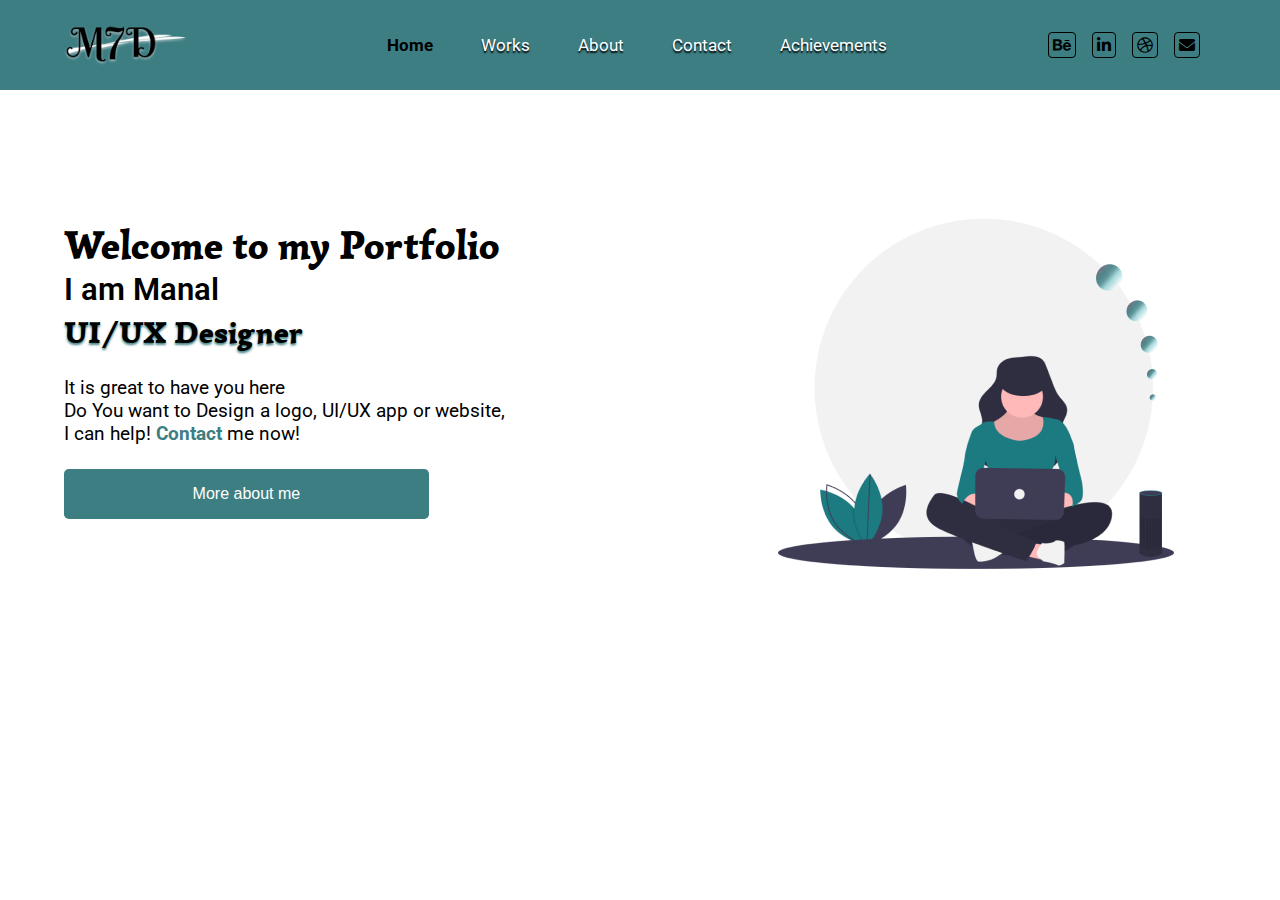
<file: index.html>
<!DOCTYPE html>
<html lang="en">
  <head>
    <meta charset="UTF-8" />
    <meta http-equiv="X-UA-Compatible" content="IE=edge" />
    <meta name="viewport" content="width=device-width, initial-scale=1.0" />
    <title>M7D-Home</title>
    <!-- FONT AWESOME -->
    <link
      rel="stylesheet"
      href="https://cdnjs.cloudflare.com/ajax/libs/font-awesome/6.0.0/css/all.min.css"
      integrity="sha512-9usAa10IRO0HhonpyAIVpjrylPvoDwiPUiKdWk5t3PyolY1cOd4DSE0Ga+ri4AuTroPR5aQvXU9xC6qOPnzFeg=="
      crossorigin="anonymous"
      referrerpolicy="no-referrer"
    />
    <!-- END OF FONT AWESOME -->

    <!-- MY STYLE -->
    <link rel="stylesheet" href="style.css" />
    <!-- END OF MY STYLE -->

    <!-- MY SCRIPT -->
    <script defer src="app.js"></script>
    <!-- END OF MY SCRIPT -->
  </head>
  <body>
    <div class="no-mobile">
      <p>please open the project from pc</p>
    </div>
    <!-- <i class="fa-solid fa-bars phone-menu"></i>
    <i class="fa-regular fa-circle-xmark phone-close"></i> -->
    <!-- HEADER -->
    <header>
      <!-- LOGO -->
      <div class="logo">
        <img src="images/logo.png" alt="" />
      </div>
      <!-- END OF LOGO -->

      <!-- NAVBAR -->
      <nav>
        <a href="#" class="nav-link active">Home</a>
        <a href="/works.html" class="nav-link">Works</a>
        <a href="/about.html" class="nav-link">About</a>
        <a href="/contact.html" class="nav-link">Contact</a>
        <a href="/achievements.html" class="nav-link">Achievements</a>
      </nav>
      <!-- END OF NAVBAR -->

      <!-- SOCIAL LINKS -->
      <div class="social-container">
        <a href="https://www.behance.net/UI-UX-D" target="_blank"
          ><i class="fa-brands fa-behance"></i
        ></a>
        <a
          target="_blank"
          href="https://www.linkedin.com/in/manal-omar-26491b232/"
          ><i class="fa-brands fa-linkedin-in"></i
        ></a>
        <a target="_blank" href="https://dribbble.com/Manal7D"
          ><i class="fa-brands fa-dribbble"></i
        ></a>
        <a
          href="https://mail.google.com/mail/u/0/?fs=1&tf=cm&to=manalomardesigner@gmail.com"
          target="_blank"
          ><i class="fa-solid fa-envelope"></i
        ></a>
      </div>
      <!-- END OF SOCIAL LINKS -->
    </header>
    <!-- END OF HEADER -->

    <!-- SECTION ONE -->
    <section class="section-one">
      <div class="left-side">
        <h1>Welcome to my Portfolio</h1>
        <div class="info">
          <h2>I am Manal</h2>
          <h3>UI/UX Designer</h3>
        </div>
        <div class="bio">
          <p>It is great to have you here</p>
          <p>Do You want to Design a logo, UI/UX app or website,</p>
          <p>
            I can help! <a href="/contact.html"><span>Contact</span></a> me now!
          </p>
        </div>

        <a href="/about.html">
          <button type="submit" class="more-about">More about me</button>
        </a>
      </div>
      <div class="right-side">
        <img src="images/header.png" alt="" />
      </div>
      <div class="bio left-side tablet-v">
        <p>It is great to have you here</p>
        <p>Do You want to Design a logo, UI/UX app or website,</p>
        <p>
          I can help! <a href="/contact.html"><span>Contact</span></a> me now!
        </p>
        <a href="/about.html">
          <button type="submit" class="more-about">More about me</button>
        </a>
      </div>
    </section>
    <!-- END OF SECTION ONE -->
  </body>
</html>
</file>
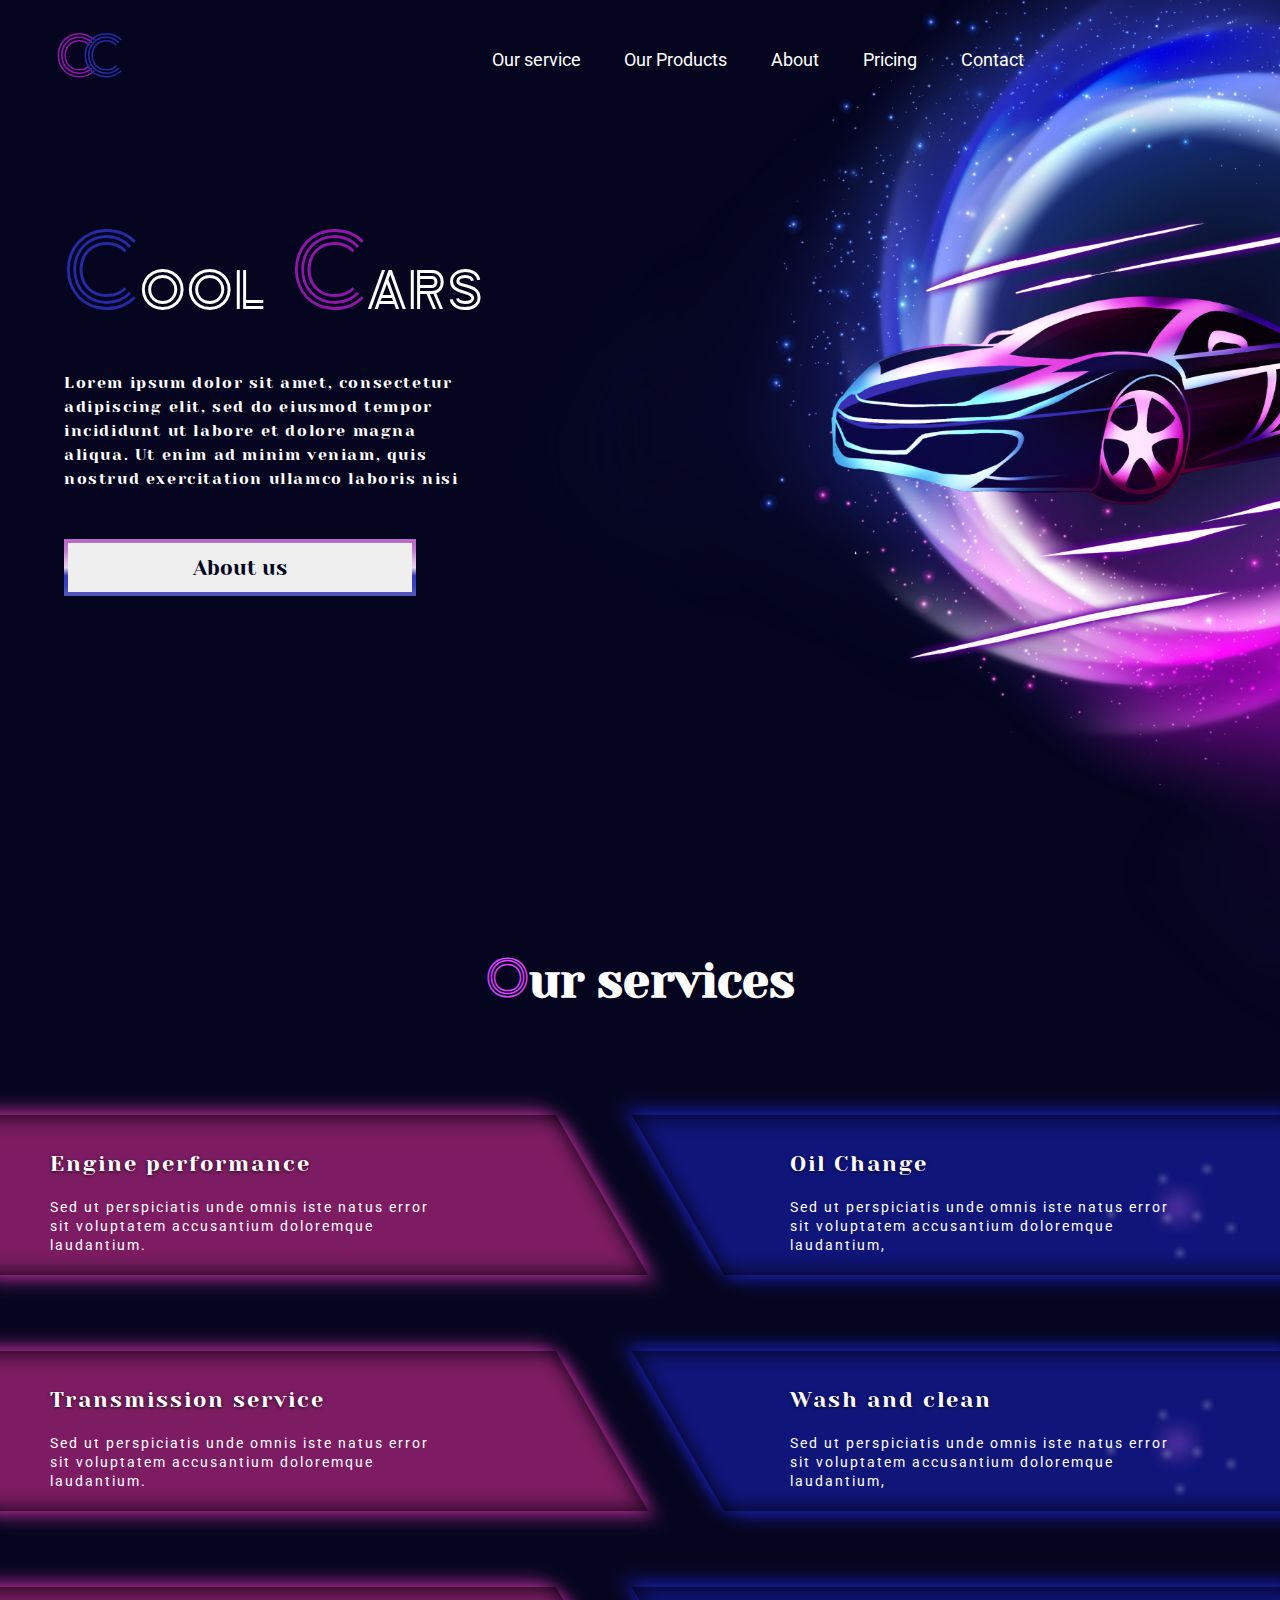
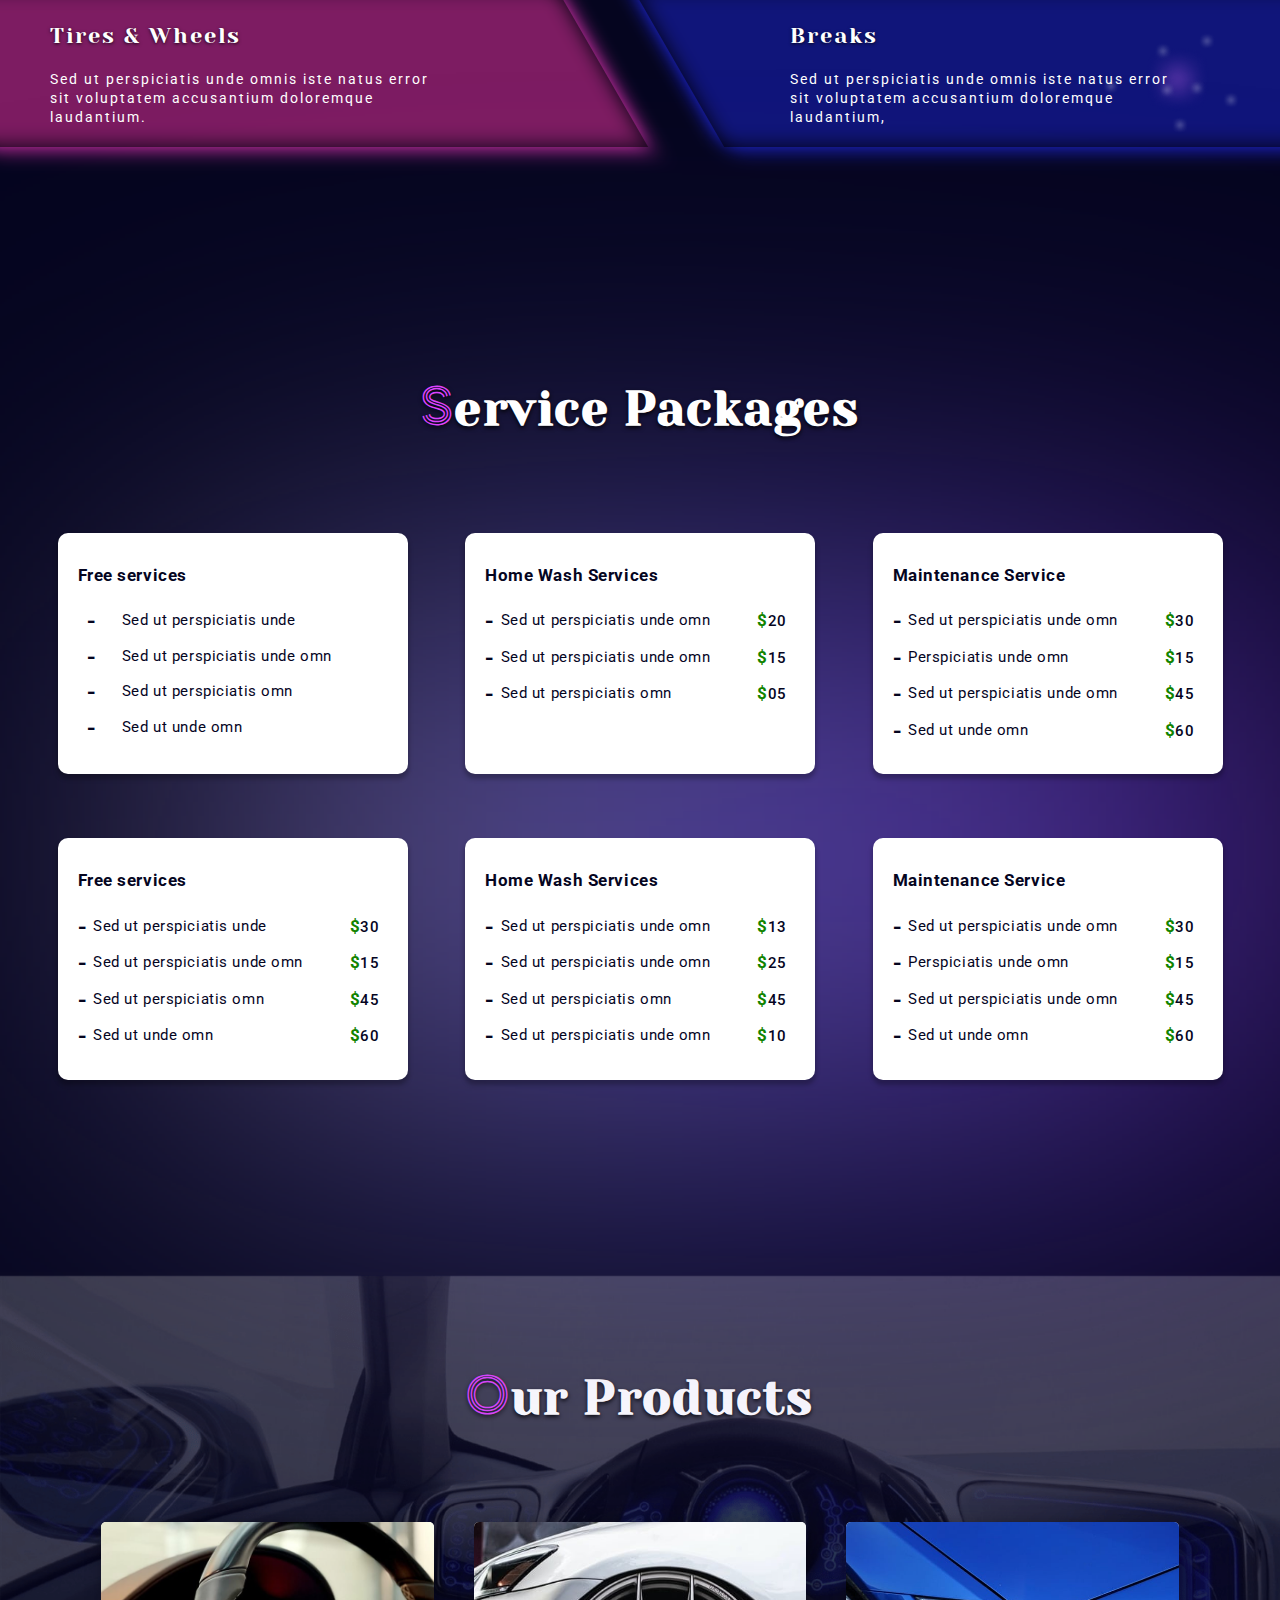
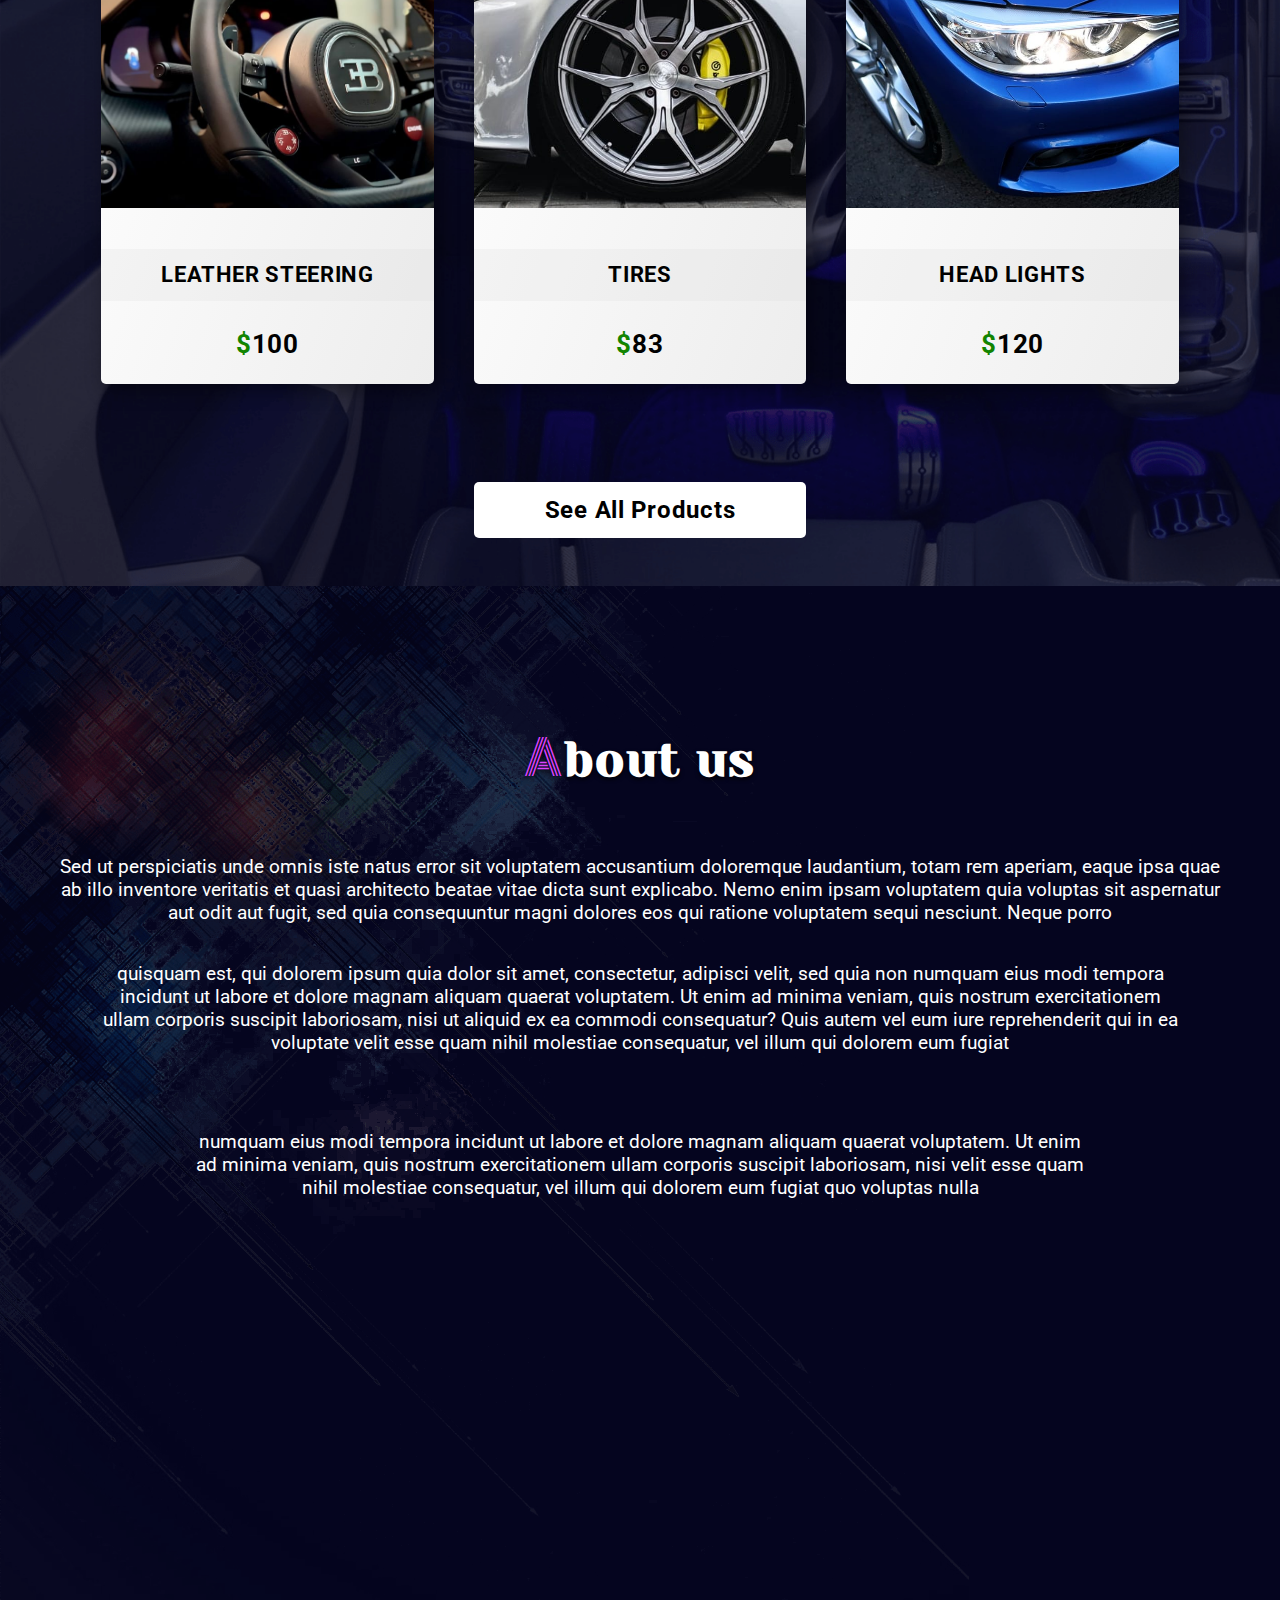
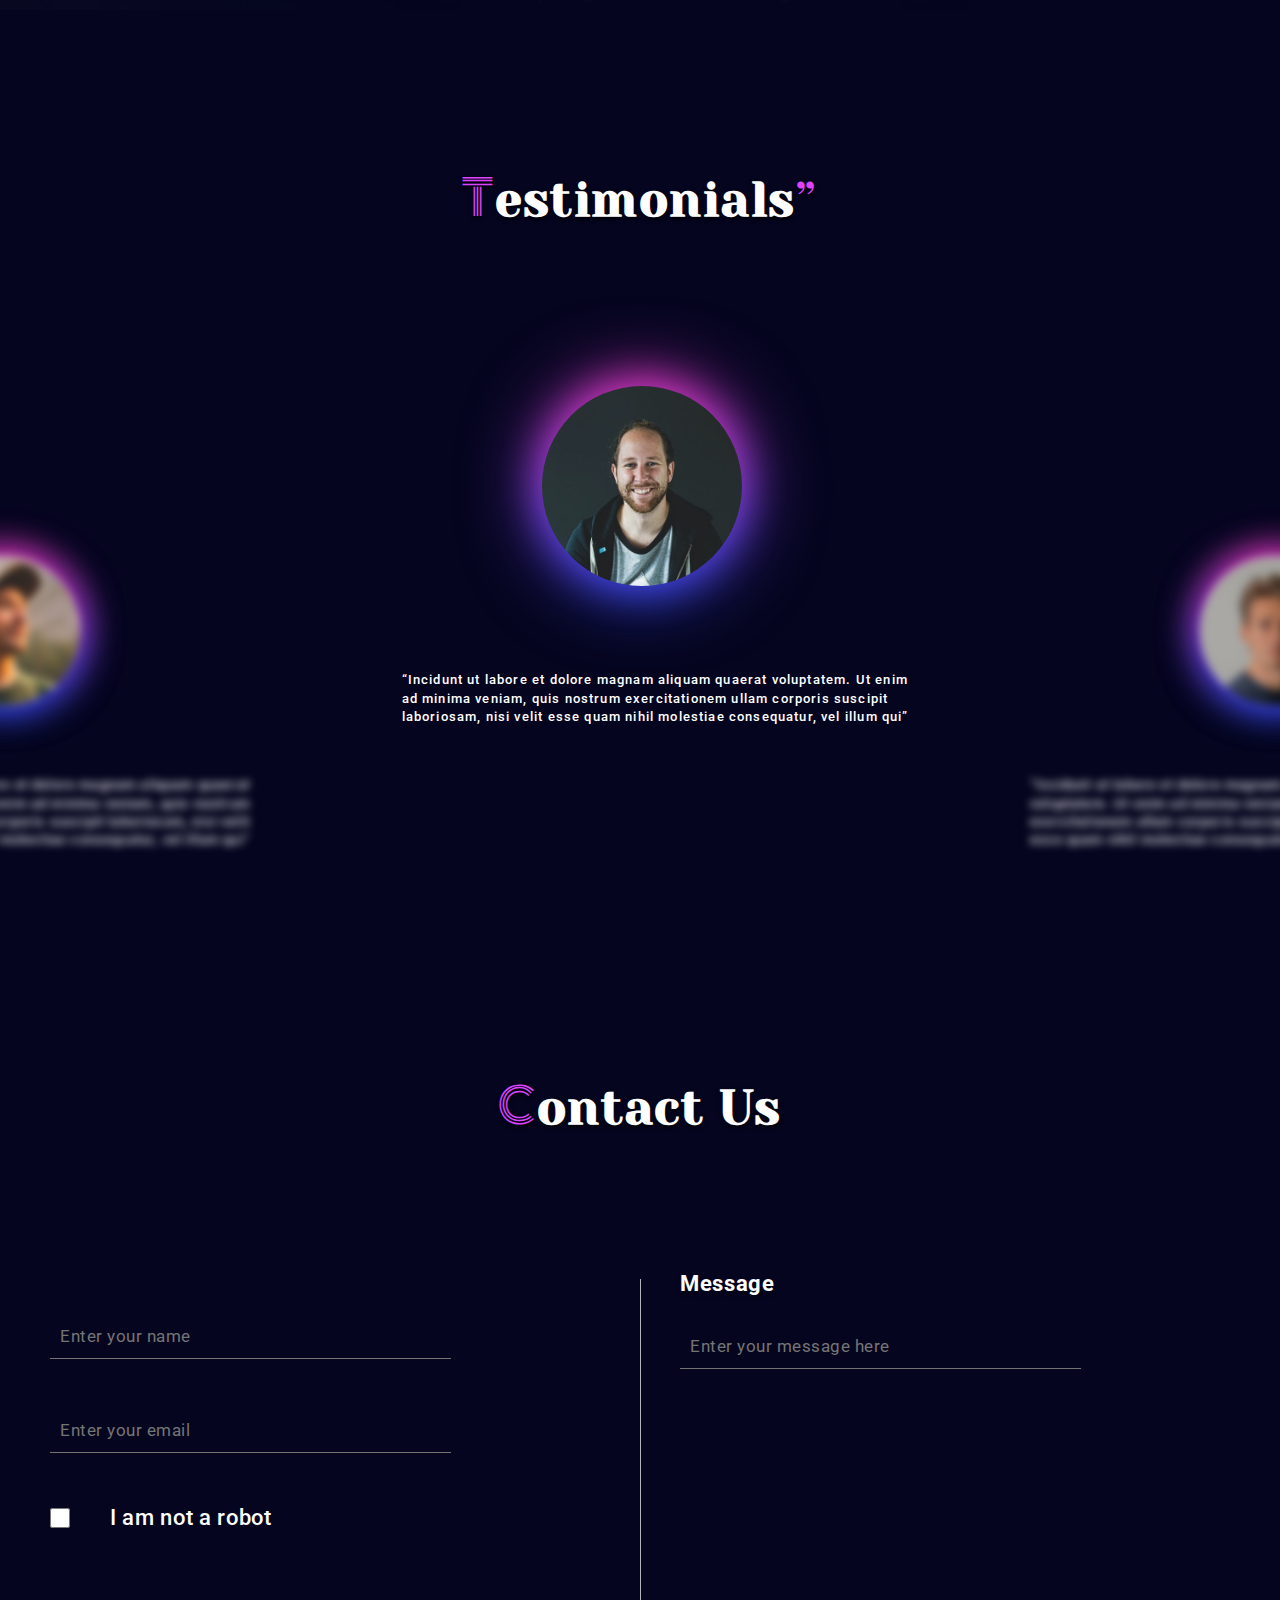
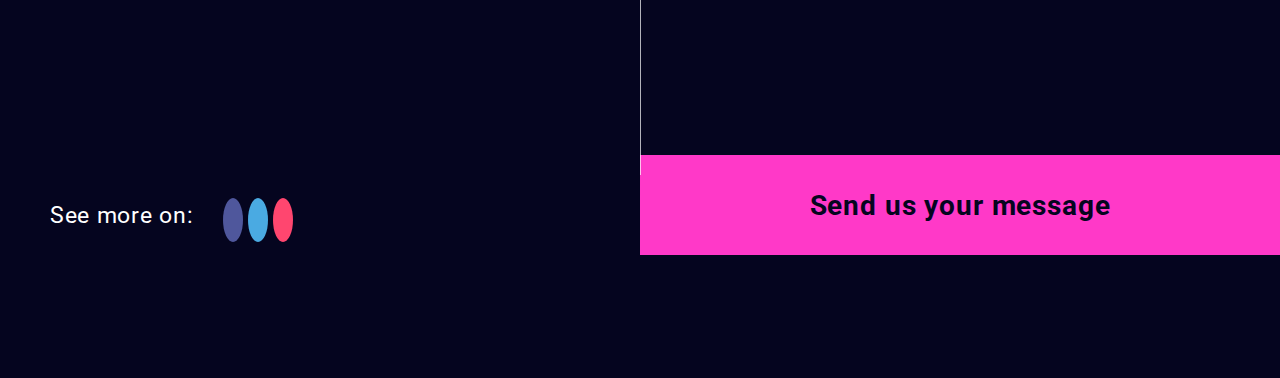
<file: cool-car/index.html>
<!DOCTYPE html>
<html lang="en">
  <head>
    <meta charset="UTF-8" />
    <meta http-equiv="X-UA-Compatible" content="IE=edge" />
    <meta name="viewport" content="width=device-width, initial-scale=1.0" />
    <title>Cool Cars</title>
    <!-- STYLE CSS -->
    <link rel="stylesheet" href="style.css" />

    <!-- WEB ICON -->
    <link rel="icon" type="image/x-icon" href="images/hatchback.png" />

    <!-- FONT AWESOME -->
    <link
      rel="stylesheet"
      href="https://cdnjs.cloudflare.com/ajax/libs/font-awesome/6.1.0/css/all.min.css"
      integrity="sha512-10/jx2EXwxxWqCLX/hHth/vu2KY3jCF70dCQB8TSgNjbCVAC/8vai53GfMDrO2Emgwccf2pJqxct9ehpzG+MTw=="
      crossorigin="anonymous"
      referrerpolicy="no-referrer"
    />
  </head>
  <body>
    <header>
      <div class="logo">
        <span class="logo-left-part">C</span>
        <span class="logo-right-part">C</span>
      </div>
      <nav>
        <a href="#">Our service</a>
        <a href="#">Our Products</a>
        <a href="#">About</a>
        <a href="#">Pricing</a>
        <a href="#">Contact</a>
      </nav>
    </header>

    <section class="section-one">
      <img class="bg-absolute-1" src="images/rotate.png" draggable="false" />
      <img
        class="bg-absolute-2"
        src="images/ColorsCar2.png"
        draggable="false"
      />
      <h1>Cool <span>C</span>ars</h1>
      <p class="bio-info">
        Lorem ipsum dolor sit amet, consectetur adipiscing elit, sed do eiusmod
        tempor incididunt ut labore et dolore magna aliqua. Ut enim ad minim
        veniam, quis nostrud exercitation ullamco laboris nisi
      </p>
      <button>About us</button>
    </section>

    <section class="section-two">
      <h2>Our services</h2>
      <div class="serv-container">
        <div class="right-serv">
          <div class="right-serv-bg-blur"></div>
          <div class="right-serv-bg-black"></div>
          <h3>Engine performance</h3>
          <p>
            Sed ut perspiciatis unde omnis iste natus error sit voluptatem
            accusantium doloremque laudantium.
          </p>
        </div>
        <div class="left-serv">
          <img class="circle-img" src="images/circls.png" draggable="false" />
          <div class="left-serv-bg-blur"></div>
          <div class="left-serv-bg-black"></div>
          <h3>Oil Change</h3>
          <p>
            Sed ut perspiciatis unde omnis iste natus error sit voluptatem
            accusantium doloremque laudantium,
          </p>
        </div>
      </div>

      <div class="serv-container">
        <div class="right-serv">
          <div class="right-serv-bg-blur"></div>
          <div class="right-serv-bg-black"></div>
          <h3>Transmission service</h3>
          <p>
            Sed ut perspiciatis unde omnis iste natus error sit voluptatem
            accusantium doloremque laudantium.
          </p>
        </div>
        <div class="left-serv">
          <img class="circle-img" src="images/circls.png" draggable="false" />
          <div class="left-serv-bg-blur"></div>
          <div class="left-serv-bg-black"></div>
          <h3>Wash and clean</h3>
          <p>
            Sed ut perspiciatis unde omnis iste natus error sit voluptatem
            accusantium doloremque laudantium,
          </p>
        </div>
      </div>

      <div class="serv-container">
        <div class="right-serv">
          <div class="right-serv-bg-blur"></div>
          <div class="right-serv-bg-black"></div>
          <h3>Tires & Wheels</h3>
          <p>
            Sed ut perspiciatis unde omnis iste natus error sit voluptatem
            accusantium doloremque laudantium.
          </p>
        </div>
        <div class="left-serv">
          <img class="circle-img" src="images/circls.png" draggable="false" />
          <div class="left-serv-bg-blur"></div>
          <div class="left-serv-bg-black"></div>
          <h3>Breaks</h3>
          <p>
            Sed ut perspiciatis unde omnis iste natus error sit voluptatem
            accusantium doloremque laudantium,
          </p>
        </div>
      </div>
    </section>

    <section class="section-three">
      <h2>Service Packages</h2>
      <div class="blur-bg-three"></div>
      <div class="package-row-container">
        <div class="package-column-container">
          <div class="package-container">
            <h4>Free services</h4>
            <p><span>- </span> <span>Sed ut perspiciatis unde</span></p>
            <p><span>- </span> <span>Sed ut perspiciatis unde omn</span></p>
            <p><span>- </span> <span>Sed ut perspiciatis omn</span></p>
            <p><span>- </span> <span>Sed ut unde omn</span></p>
          </div>

          <div class="package-container">
            <h4>Home Wash Services</h4>
            <p>
              <span>- </span>
              <span>Sed ut perspiciatis unde omn</span>
              <span><strong class="dollar">$</strong>20</span>
            </p>
            <p>
              <span>- </span>
              <span>Sed ut perspiciatis unde omn</span>
              <span> <strong class="dollar">$</strong>15</span>
            </p>
            <p>
              <span>- </span> <span>Sed ut perspiciatis omn</span>
              <span><strong class="dollar">$</strong>05</span>
            </p>
          </div>

          <div class="package-container">
            <h4>Maintenance Service</h4>
            <p>
              <span>- </span>
              <span>Sed ut perspiciatis unde omn</span>
              <span> <strong class="dollar">$</strong>30</span>
            </p>
            <p>
              <span>- </span> <span> Perspiciatis unde omn </span>
              <span> <strong class="dollar">$</strong>15</span>
            </p>
            <p>
              <span>- </span> <span> Sed ut perspiciatis unde omn</span>
              <span> <strong class="dollar">$</strong>45</span>
            </p>
            <p>
              <span>- </span> <span> Sed ut unde omn</span>
              <span> <strong class="dollar">$</strong>60</span>
            </p>
          </div>
        </div>
      </div>
      <div class="package-row-container">
        <div class="package-column-container">
          <div class="package-container">
            <h4>Free services</h4>
            <p>
              <span>- </span> <span> Sed ut perspiciatis unde</span>
              <span> <strong class="dollar">$</strong>30</span>
            </p>
            <p>
              <span>- </span> <span> Sed ut perspiciatis unde omn</span>
              <span> <strong class="dollar">$</strong>15</span>
            </p>
            <p>
              <span>- </span><span> Sed ut perspiciatis omn</span>
              <span> <strong class="dollar">$</strong>45</span>
            </p>
            <p>
              <span>- </span> <span> Sed ut unde omn</span>
              <span> <strong class="dollar">$</strong>60</span>
            </p>
          </div>

          <div class="package-container">
            <h4>Home Wash Services</h4>
            <p>
              <span>- </span> <span> Sed ut perspiciatis unde omn</span>
              <span> <strong class="dollar">$</strong>13</span>
            </p>
            <p>
              <span>- </span> <span> Sed ut perspiciatis unde omn</span>
              <span> <strong class="dollar">$</strong>25</span>
            </p>
            <p>
              <span>- </span> <span> Sed ut perspiciatis omn</span>
              <span> <strong class="dollar">$</strong>45</span>
            </p>
            <p>
              <span>- </span> <span> Sed ut perspiciatis unde omn</span>
              <span> <strong class="dollar">$</strong>10</span>
            </p>
          </div>

          <div class="package-container">
            <h4>Maintenance Service</h4>
            <p>
              <span>- </span> <span>Sed ut perspiciatis unde omn</span>
              <span> <strong class="dollar">$</strong>30</span>
            </p>
            <p>
              <span>- </span> <span>Perspiciatis unde omn</span>
              <span> <strong class="dollar">$</strong>15</span>
            </p>
            <p>
              <span>- </span> <span>Sed ut perspiciatis unde omn</span>
              <span> <strong class="dollar">$</strong>45</span>
            </p>
            <p>
              <span>- </span> <span>Sed ut unde omn</span>
              <span> <strong class="dollar">$</strong>60</span>
            </p>
          </div>
        </div>
      </div>
    </section>
    <section class="section-four">
      <h2>Our Products</h2>
      <div class="cards">
        <div class="car-card-container">
          <div class="bg-card-black">
            <p class="car-card-detail">
              Lorem ipsum dolor sit amet, consectetur adipisicing elit.
              Voluptatem incidunt explicabo molestiae. Ut laborum quidem
              corrupti modi numquam accusantium laudantium.
            </p>
          </div>
          <img src="images/c1.jpg" alt="Car Image" />
          <h4>Leather Steering</h4>
          <p class="product-price">$100</p>
        </div>
        <div class="car-card-container">
          <div class="bg-card-black">
            <p class="car-card-detail">
              Lorem ipsum dolor sit amet, consectetur adipisicing elit.
              Voluptatem incidunt explicabo molestiae. Ut laborum quidem
              corrupti modi numquam accusantium laudantium.
            </p>
          </div>
          <img src="images/c2.jpg" alt="Car Image" />
          <h4>Tires</h4>
          <p class="product-price">$83</p>
        </div>
        <div class="car-card-container">
          <div class="bg-card-black">
            <p class="car-card-detail">
              Lorem ipsum dolor sit amet, consectetur adipisicing elit.
              Voluptatem incidunt explicabo molestiae. Ut laborum quidem
              corrupti modi numquam accusantium laudantium.
            </p>
          </div>
          <img src="images/c3.jpg" alt="Car Image" />
          <h4>Head lights</h4>
          <p class="product-price">$120</p>
        </div>
      </div>
      <button class="all-products">See All Products</button>
    </section>

    <section class="section-five">
      <img class="bg-img-five" src="images/pngegg.png" draggable="false" />
      <h2>About us</h2>
      <p>
        Sed ut perspiciatis unde omnis iste natus error sit voluptatem
        accusantium doloremque laudantium, totam rem aperiam, eaque ipsa quae ab
        illo inventore veritatis et quasi architecto beatae vitae dicta sunt
        explicabo. Nemo enim ipsam voluptatem quia voluptas sit aspernatur aut
        odit aut fugit, sed quia consequuntur magni dolores eos qui ratione
        voluptatem sequi nesciunt. Neque porro
      </p>
      <p>
        quisquam est, qui dolorem ipsum quia dolor sit amet, consectetur,
        adipisci velit, sed quia non numquam eius modi tempora incidunt ut
        labore et dolore magnam aliquam quaerat voluptatem. Ut enim ad minima
        veniam, quis nostrum exercitationem ullam corporis suscipit laboriosam,
        nisi ut aliquid ex ea commodi consequatur? Quis autem vel eum iure
        reprehenderit qui in ea voluptate velit esse quam nihil molestiae
        consequatur, vel illum qui dolorem eum fugiat
      </p>
      <p>
        numquam eius modi tempora incidunt ut labore et dolore magnam aliquam
        quaerat voluptatem. Ut enim ad minima veniam, quis nostrum
        exercitationem ullam corporis suscipit laboriosam, nisi velit esse quam
        nihil molestiae consequatur, vel illum qui dolorem eum fugiat quo
        voluptas nulla
      </p>
    </section>
    <iframe
      src="https://www.google.com/maps/embed?pb=!1m18!1m12!1m3!1d346754.904013314!2d-122.15017753281249!3d47.23570210000002!2m3!1f0!2f0!3f0!3m2!1i1024!2i768!4f13.1!3m3!1m2!1s0x5490557c4c901f59%3A0xf7938232555b2d91!2sLeMay%20-%20America%E2%80%99s%20Car%20Museum!5e0!3m2!1sar!2seg!4v1647758899909!5m2!1sar!2seg"
      width="1903"
      height="326"
      style="border: 0"
      allowfullscreen=""
      loading="lazy"
    ></iframe>

    <section class="section-six">
      <h2>Testimonials<span class="coma">”</span></h2>
      <div class="image-container">
        <div class="user-one-container">
          <div class="circle1"></div>
          <div class="circle2"></div>
          <img
            class="user1"
            src="images/p1.jpg"
            alt="User Image"
            draggable="false"
          />
          <p>
            “Incidunt ut labore et dolore magnam aliquam quaerat voluptatem. Ut
            enim ad minima veniam, quis nostrum exercitationem ullam corporis
            suscipit laboriosam, nisi velit esse quam nihil molestiae
            consequatur, vel illum qui”
          </p>
        </div>
        <div class="user-two-container">
          <div class="circle1"></div>
          <div class="circle2"></div>
          <img
            class="user2"
            src="images/p2.jpg"
            alt="User Image"
            draggable="false"
          />
          <p>
            “Incidunt ut labore et dolore magnam aliquam quaerat voluptatem. Ut
            enim ad minima veniam, quis nostrum exercitationem ullam corporis
            suscipit laboriosam, nisi velit esse quam nihil molestiae
            consequatur, vel illum qui”
          </p>
        </div>

        <div class="user-three-container">
          <div class="circle1"></div>
          <div class="circle2"></div>
          <img
            class="user3"
            src="images/p3.jpg"
            alt="User Image"
            draggable="false"
          />
          <p>
            “Incidunt ut labore et dolore magnam aliquam quaerat voluptatem. Ut
            enim ad minima veniam, quis nostrum exercitationem ullam corporis
            suscipit laboriosam, nisi velit esse quam nihil molestiae
            consequatur, vel illum qui”
          </p>
        </div>
      </div>
    </section>

    <section class="section-seven">
      <h2>Contact Us</h2>
      <div class="contact-container">
        <div class="contact-info">
          <form>
            <input type="text" placeholder="Enter your name" />
            <input type="email" placeholder="Enter your email" />
            <div class="checkbox">
              <input id="check" type="checkbox" />
              <label for="check">I am not a robot</label>
            </div>
          </form>
          <div class="social-container">
            <p>See more on:</p>
            <div class="social">
              <i class="fa-brands fa-facebook-f icons facebook"></i>
              <i class="fa-brands fa-twitter icons icon-2 twitter"></i>
              <i class="fa-brands fa-instagram icons instagram"></i>
            </div>
          </div>
        </div>
        <div class="contact-message">
          <div class="message-info">
            <p>Message</p>
            <input type="text" placeholder="Enter your message here" />
          </div>
          <button>Send us your message</button>
        </div>
      </div>
    </section>
  </body>
</html>
</file>
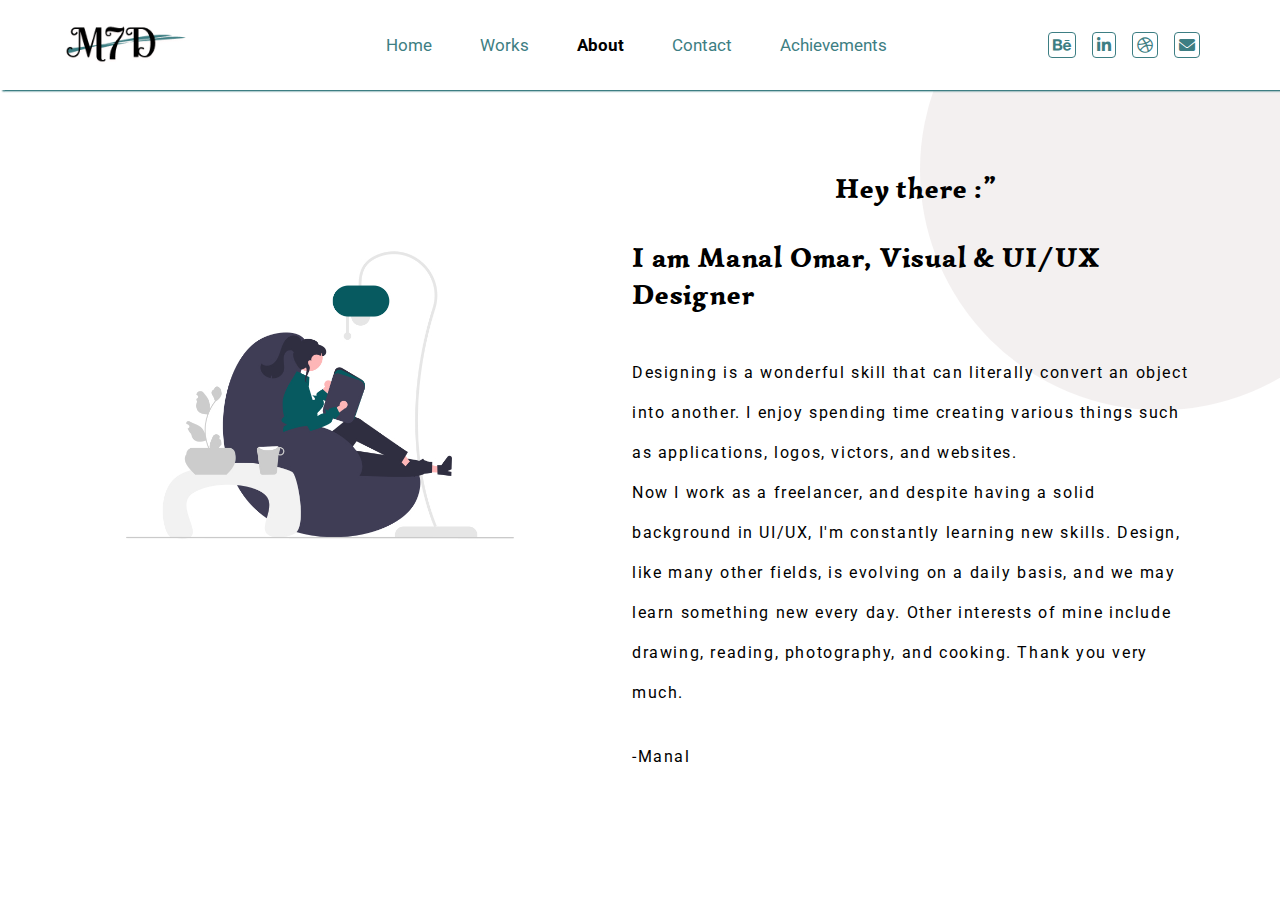
<file: about.html>
<!DOCTYPE html>
<html lang="en">
  <head>
    <meta charset="UTF-8" />
    <meta http-equiv="X-UA-Compatible" content="IE=edge" />
    <meta name="viewport" content="width=device-width, initial-scale=1.0" />
    <title>M7D-About</title>
    <!-- FONT AWESOME -->
    <link
      rel="stylesheet"
      href="https://cdnjs.cloudflare.com/ajax/libs/font-awesome/6.0.0/css/all.min.css"
      integrity="sha512-9usAa10IRO0HhonpyAIVpjrylPvoDwiPUiKdWk5t3PyolY1cOd4DSE0Ga+ri4AuTroPR5aQvXU9xC6qOPnzFeg=="
      crossorigin="anonymous"
      referrerpolicy="no-referrer"
    />
    <!-- END OF FONT AWESOME -->

    <!-- MAIN STYLE -->
    <link rel="stylesheet" href="style.css" />
    <!-- END OF MAIN STYLE -->

    <!-- HEADER STYLE -->
    <link rel="stylesheet" href="header.css" />
    <!-- END OF HEADER STYLE -->

    <!-- ABOUT STYLE -->
    <link rel="stylesheet" href="about.css" />
    <!-- END OF ABOUT STYLE -->

    <!-- MY SCRIPT -->
    <script defer src="app.js"></script>
    <!-- END OF MY SCRIPT -->
  </head>
  <body>
    <div class="no-mobile">
      <p>please open the project from pc</p>
    </div>
    <!-- HEADER -->
    <header>
      <!-- LOGO -->
      <div class="logo">
        <img src="images/logo-dark.png" alt="LOGO" />
      </div>
      <!-- END OF LOGO -->

      <!-- NAVBAR -->
      <nav>
        <a href="/index.html" class="nav-link">Home</a>
        <a href="/works.html" class="nav-link">Works</a>
        <a href="#" class="nav-link active">About</a>
        <a href="/contact.html" class="nav-link">Contact</a>
        <a href="/achievements.html" class="nav-link">Achievements</a>
      </nav>
      <!-- END OF NAVBAR -->

      <!-- SOCIAL LINKS -->
      <div class="social-container">
        <a href="https://www.behance.net/UI-UX-D" target="_blank"
          ><i class="fa-brands fa-behance"></i
        ></a>
        <a
          target="_blank"
          href="https://www.linkedin.com/in/manal-omar-26491b232/"
          ><i class="fa-brands fa-linkedin-in"></i
        ></a>
        <a target="_blank" href="https://dribbble.com/Manal7D"
          ><i class="fa-brands fa-dribbble"></i
        ></a>
        <a
          href="https://mail.google.com/mail/u/0/?fs=1&tf=cm&to=manalomardesigner@gmail.com"
          target="_blank"
          ><i class="fa-solid fa-envelope"></i
        ></a>
      </div>
      <!-- END OF SOCIAL LINKS -->
    </header>
    <!-- END OF HEADER -->

    <!-- SECTION THREE -->
    <section class="section-three">
      <div class="left-side">
        <img src="images/reading.jpg" alt="Reading Book Photo" />
      </div>
      <div class="right-side">
        <div class="circle"></div>
        <h1>Hey there :”</h1>
        <h2>I am Manal Omar, Visual & UI/UX Designer</h2>
        <p>
          Designing is a wonderful skill that can literally convert an object
          into another. I enjoy spending time creating various things such as
          applications, logos, victors, and websites.
        </p>
        <p>
          Now I work as a freelancer, and despite having a solid background in
          UI/UX, I'm constantly learning new skills. Design, like many other
          fields, is evolving on a daily basis, and we may learn something new
          every day. Other interests of mine include drawing, reading,
          photography, and cooking. Thank you very much.
        </p>
        <p>-Manal</p>
      </div>
    </section>
    <!-- END OF SECTION THREE -->
  </body>
</html>
</file>
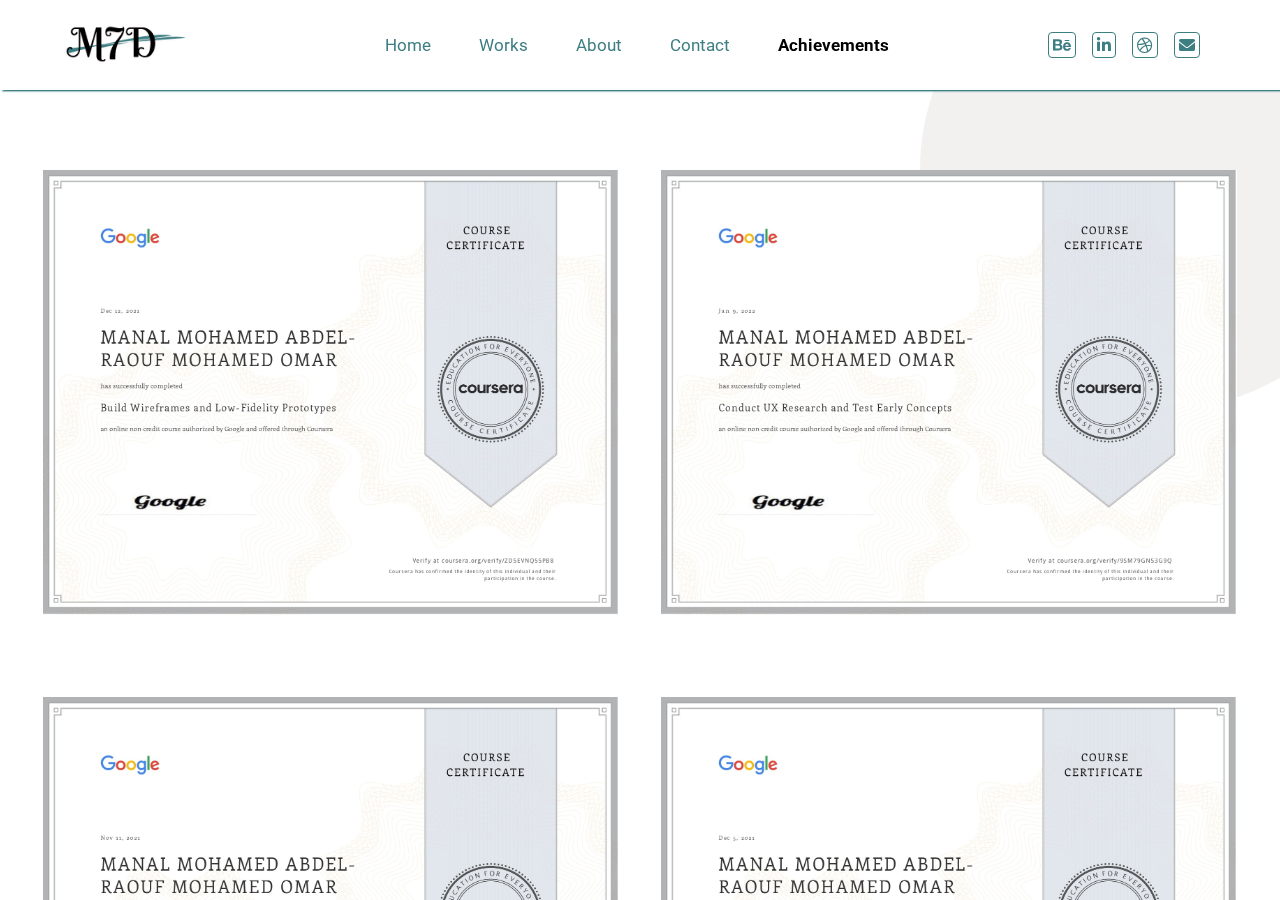
<file: achievements.html>
<!DOCTYPE html>
<html lang="en">
  <head>
    <meta charset="UTF-8" />
    <meta http-equiv="X-UA-Compatible" content="IE=edge" />
    <meta name="viewport" content="width=device-width, initial-scale=1.0" />
    <title>M7D-Achievements</title>
    <!-- FONT AWESOME -->
    <link
      rel="stylesheet"
      href="https://cdnjs.cloudflare.com/ajax/libs/font-awesome/6.0.0/css/all.min.css"
      integrity="sha512-9usAa10IRO0HhonpyAIVpjrylPvoDwiPUiKdWk5t3PyolY1cOd4DSE0Ga+ri4AuTroPR5aQvXU9xC6qOPnzFeg=="
      crossorigin="anonymous"
      referrerpolicy="no-referrer"
    />
    <!-- END OF FONT AWESOME -->

    <!-- MAIN STYLE -->
    <link rel="stylesheet" href="style.css" />
    <!-- END OF MAIN STYLE -->

    <!-- ACHIEVEMENTS STYLE -->
    <link rel="stylesheet" href="achievements.css" />
    <!-- END OF ACHIEVEMENTS STYLE -->

    <!-- HEADER STYLE -->
    <link rel="stylesheet" href="header.css" />
    <!-- END OF HEADER STYLE -->

    <!-- MY SCRIPT -->
    <script defer src="app.js"></script>
    <!-- END OF MY SCRIPT -->
  </head>
  <body>
    <div class="no-mobile">
      <p>please open the project from pc</p>
    </div>
    <!-- HEADER -->
    <header>
      <!-- LOGO -->
      <div class="logo">
        <img src="images/logo-dark.png" alt="LOGO" />
      </div>
      <!-- END OF LOGO -->

      <!-- NAVBAR -->
      <nav>
        <a href="/index.html" class="nav-link">Home</a>
        <a href="/works.html" class="nav-link">Works</a>
        <a href="/about.html" class="nav-link">About</a>
        <a href="/contact.html" class="nav-link">Contact</a>
        <a href="#" class="nav-link active">Achievements</a>
      </nav>
      <!-- END OF NAVBAR -->

      <!-- SOCIAL LINKS -->
      <div class="social-container">
        <a href="https://www.behance.net/UI-UX-D" target="_blank"
          ><i class="fa-brands fa-behance"></i
        ></a>
        <a
          target="_blank"
          href="https://www.linkedin.com/in/manal-omar-26491b232/"
          ><i class="fa-brands fa-linkedin-in"></i
        ></a>
        <a target="_blank" href="https://dribbble.com/Manal7D"
          ><i class="fa-brands fa-dribbble"></i
        ></a>
        <a
          href="https://mail.google.com/mail/u/0/?fs=1&tf=cm&to=manalomardesigner@gmail.com"
          target="_blank"
          ><i class="fa-solid fa-envelope"></i
        ></a>
      </div>
      <!-- END OF SOCIAL LINKS -->
    </header>
    <!-- END OF HEADER -->

    <!-- SECTION FOUR -->
    <section class="section-four">
      <div class="circle"></div>
      <div class="image-container">
        <h2 class="c-name">Build wireframes and low-fidelity prototypes</h2>
        <img src="images/c1.jpg" alt="Certification image" />
      </div>
      <div class="image-container">
        <h2 class="c-name">Conduct UX research and test early concepts</h2>
        <img src="images/c2.jpg" alt="Certification image" />
      </div>
      <div class="image-container">
        <h2 class="c-name">Foundation of user experience (UX) design</h2>
        <img src="images/c3.jpg" alt="Certification image" />
      </div>
      <div class="image-container">
        <h2 class="c-name">
          Start the UX design process: Empathize, Define, and Ideate
        </h2>
        <img src="images/c4.jpg" alt="Certification image" />
      </div>
    </section>
    <!-- END OF SECTION FOUR -->
  </body>
</html>
</file>
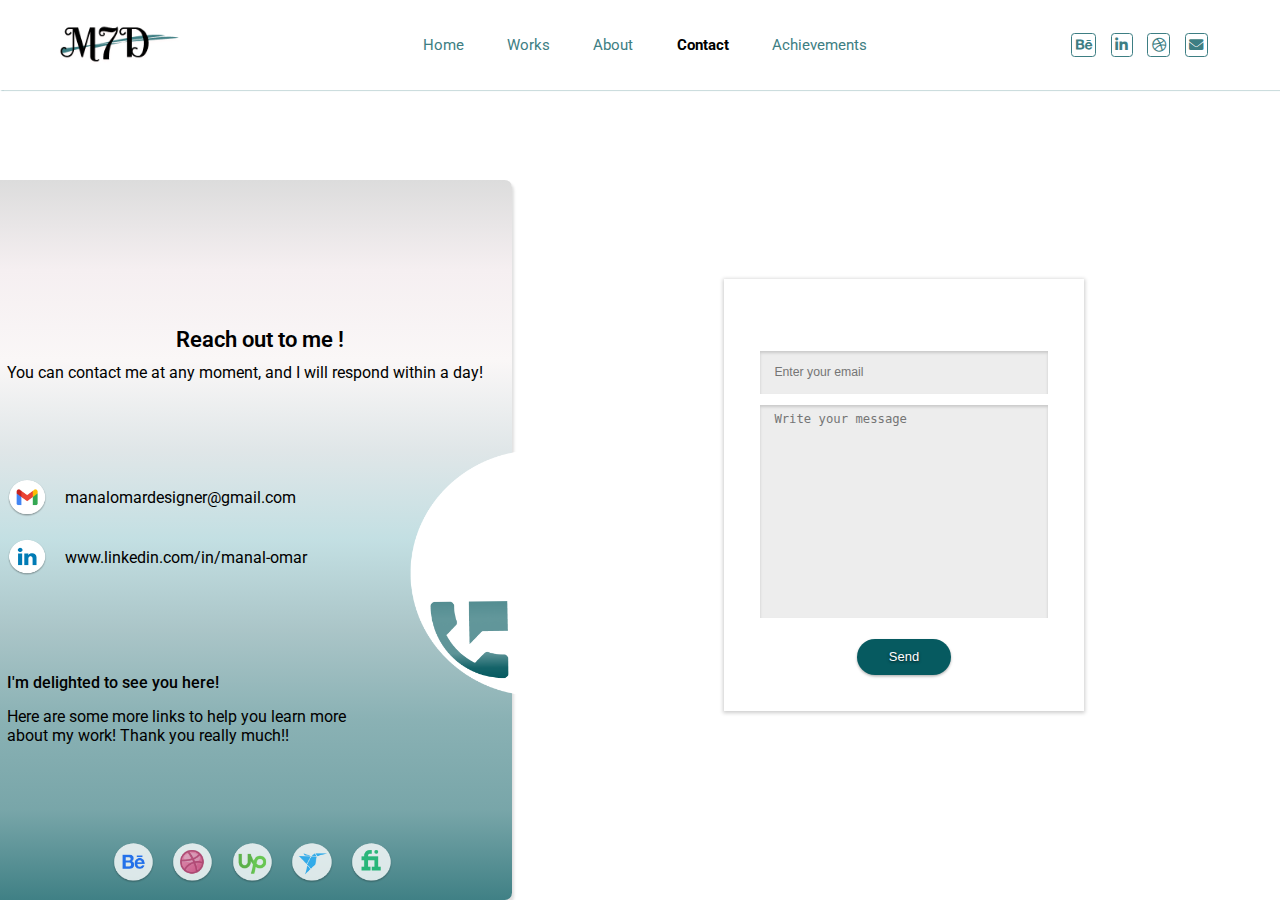
<file: contact.html>
<!DOCTYPE html>
<html lang="en">
  <head>
    <meta charset="UTF-8" />
    <meta http-equiv="X-UA-Compatible" content="IE=edge" />
    <meta name="viewport" content="width=device-width, initial-scale=1.0" />
    <title>M7D-Contact</title>
    <!-- FONT AWESOME -->
    <link
      rel="stylesheet"
      href="https://cdnjs.cloudflare.com/ajax/libs/font-awesome/6.0.0/css/all.min.css"
      integrity="sha512-9usAa10IRO0HhonpyAIVpjrylPvoDwiPUiKdWk5t3PyolY1cOd4DSE0Ga+ri4AuTroPR5aQvXU9xC6qOPnzFeg=="
      crossorigin="anonymous"
      referrerpolicy="no-referrer"
    />
    <!-- END OF FONT AWESOME -->

    <!-- MAIN STYLE -->
    <link rel="stylesheet" href="style.css" />
    <!-- END OF MAIN STYLE -->

    <!-- HEADER STYLE -->
    <link rel="stylesheet" href="header.css" />
    <!-- END OF HEADER STYLE -->

    <!-- ABOUT STYLE -->
    <link rel="stylesheet" href="contact.css" />
    <!-- END OF ABOUT STYLE -->

    <!-- MY SCRIPT -->
    <script defer src="app.js"></script>
    <!-- END OF MY SCRIPT -->
  </head>
  <body>
    <div class="no-mobile">
      <p>please open the project from pc</p>
    </div>
    <!-- HEADER -->
    <header>
      <!-- LOGO -->
      <div class="logo">
        <img src="images/logo-dark.png" alt="LOGO" />
      </div>
      <!-- END OF LOGO -->

      <!-- NAVBAR -->
      <nav>
        <a href="/index.html" class="nav-link">Home</a>
        <a href="/works.html" class="nav-link">Works</a>
        <a href="/about.html" class="nav-link">About</a>
        <a href="/contact.html" class="nav-link active">Contact</a>
        <a href="/achievements.html" class="nav-link">Achievements</a>
      </nav>
      <!-- END OF NAVBAR -->

      <!-- SOCIAL LINKS -->
      <div class="social-container">
        <a href="https://www.behance.net/UI-UX-D" target="_blank"
          ><i class="fa-brands fa-behance"></i
        ></a>
        <a
          target="_blank"
          href="https://www.linkedin.com/in/manal-omar-26491b232/"
          ><i class="fa-brands fa-linkedin-in"></i
        ></a>
        <a target="_blank" href="https://dribbble.com/Manal7D"
          ><i class="fa-brands fa-dribbble"></i
        ></a>
        <a
          href="https://mail.google.com/mail/u/0/?fs=1&tf=cm&to=manalomardesigner@gmail.com"
          target="_blank"
          ><i class="fa-solid fa-envelope"></i
        ></a>
      </div>
      <!-- END OF SOCIAL LINKS -->
    </header>
    <!-- END OF HEADER -->

    <!-- SECTION THREE -->
    <section class="contact">
      <div class="left-side">
        <div class="shape">
          <div class="circle-contact">
            <img src="/images/phooone.png" draggable="false" />
          </div>
        </div>

        <div>
          <h2 class="head-wrapper">Reach out to me !</h2>
          <p class="p-contact">
            You can contact me at any moment, and I will respond within a day!
          </p>
        </div>
        <div>
          <div class="gmail-contact contact-wrapper">
            <img class="gmail-contact-img" src="images/ss7.png" />
            <a
              href="https://mail.google.com/mail/?view=cm&fs=1&tf=1&to=manalomardesigner@gmail.com"
              target="_blank"
              ><p>manalomardesigner@gmail.com</p></a
            >
          </div>
          <div class="linked-contact contact-wrapper">
            <img src="images/ss6.png" class="linked-contact-img" />
            <a
              target="_blank"
              href="https://www.linkedin.com/in/manal-omar-26491b232/"
              ><p>www.linkedin.com/in/manal-omar</p></a
            >
          </div>
        </div>
        <div class="footer-contact">
          <p>I'm delighted to see you here!</p>
          <p>
            Here are some more links to help you learn more about my work! Thank
            you really much!!
          </p>
        </div>
        <div class="social-container-footer">
          <a href="https://www.behance.net/UI-UX-D" target="_blank"
            ><img src="images/ss2.png"
          /></a>
          <a href="https://dribbble.com/Manal7D" target="_blank"
            ><img src="images/ss1.png"
          /></a>
          <a
            href="https://www.upwork.com/freelancers/~01b542ce61af35dbd3?viewMode=1"
            target="_blank"
            ><img src="images/ss3.png"
          /></a>
          <a href="https://www.freelancer.com/u/Manaldesignerr" target="_blank"
            ><img src="images/ss4.png"
          /></a>
          <a href="https://www.fiverr.com/manalomar844" target="_blank"
            ><img src="images/ss5.png"
          /></a>
        </div>
      </div>
      <div class="right-side">
        <div class="form-wrapper">
          <form
            method="POST"
            action="https://formsubmit.co/manalomardesigner@gmail.com"
          >
            <input
              class="mail-input"
              type="text"
              placeholder="Enter your email"
              name="email"
              required
            />
            <!-- <textarea name="" id="" cols="30" rows="10"></textarea> -->
            <textarea
              class="message-input"
              placeholder="Write your message"
              name="message"
              required
            ></textarea>
            <button class="send-form">Send</button>
          </form>
        </div>
      </div>
    </section>
    <!-- END OF SECTION THREE -->
  </body>
</html>
</file>
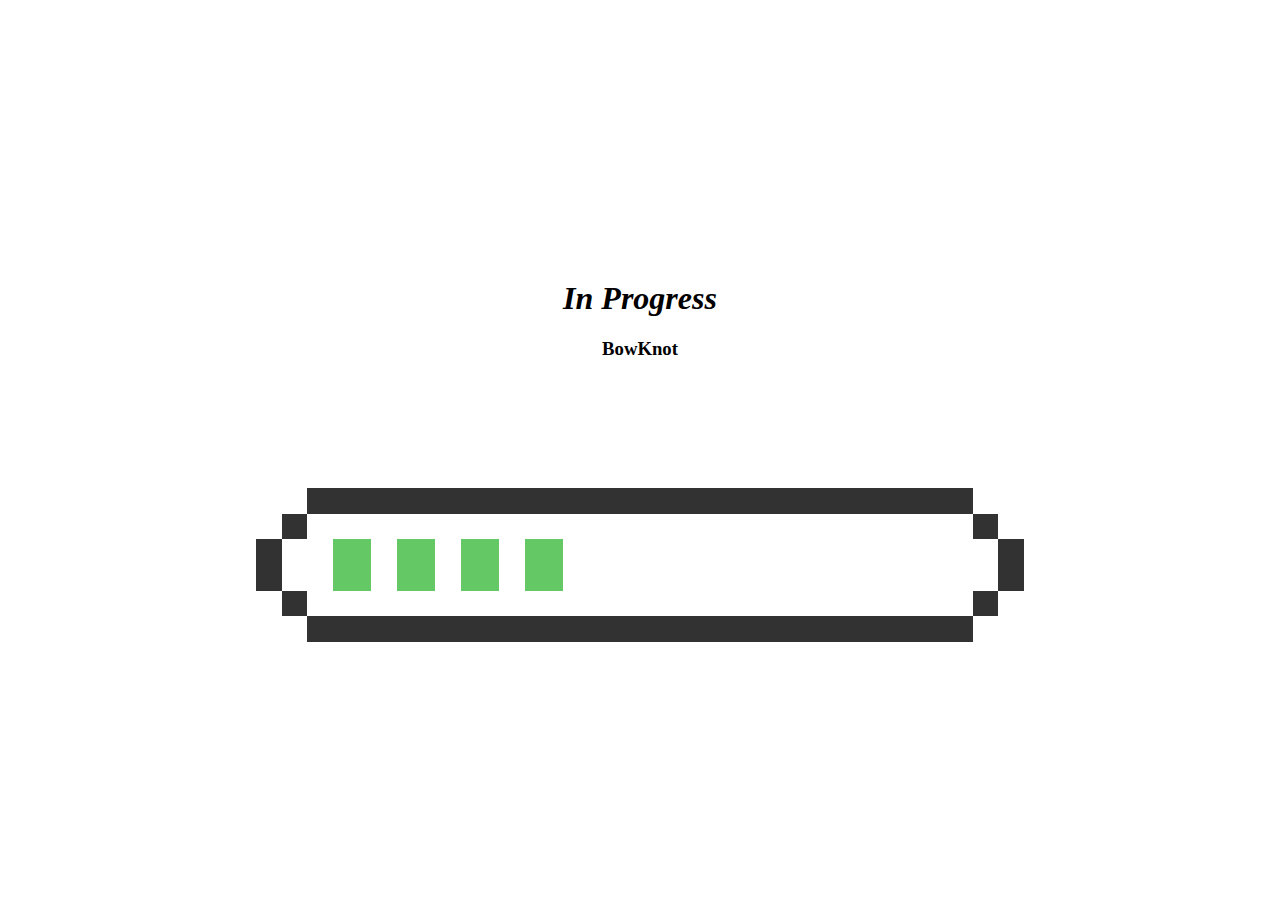
<file: in-progress.html>
<!DOCTYPE html>
<html lang="en">
  <head>
    <meta charset="UTF-8" />
    <meta http-equiv="X-UA-Compatible" content="IE=edge" />
    <meta name="viewport" content="width=device-width, initial-scale=1.0" />
    <title>M7D-Coming Soon</title>
    <link rel="stylesheet" href="in-progress.css" />
  </head>
  <body>
    <div class="text">
      <h1><i>In Progress</i></h1>
      <h3>BowKnot</h3>
    </div>
    <div class="loader-bar">
      <div class="block-border"></div>
      <div class="block-border"></div>
      <div class="block-border"></div>
      <div class="block-border"></div>
      <div class="block-border"></div>
      <div class="block-border"></div>
      <div class="block-border"></div>
      <div class="block-border"></div>
      <div class="block-meter"></div>
      <div class="block-meter"></div>
      <div class="block-meter"></div>
      <div class="block-meter"></div>
      <div class="block-meter"></div>
      <div class="block-meter"></div>
      <div class="block-meter"></div>
      <div class="block-meter"></div>
    </div>
  </body>
</html>
</file>
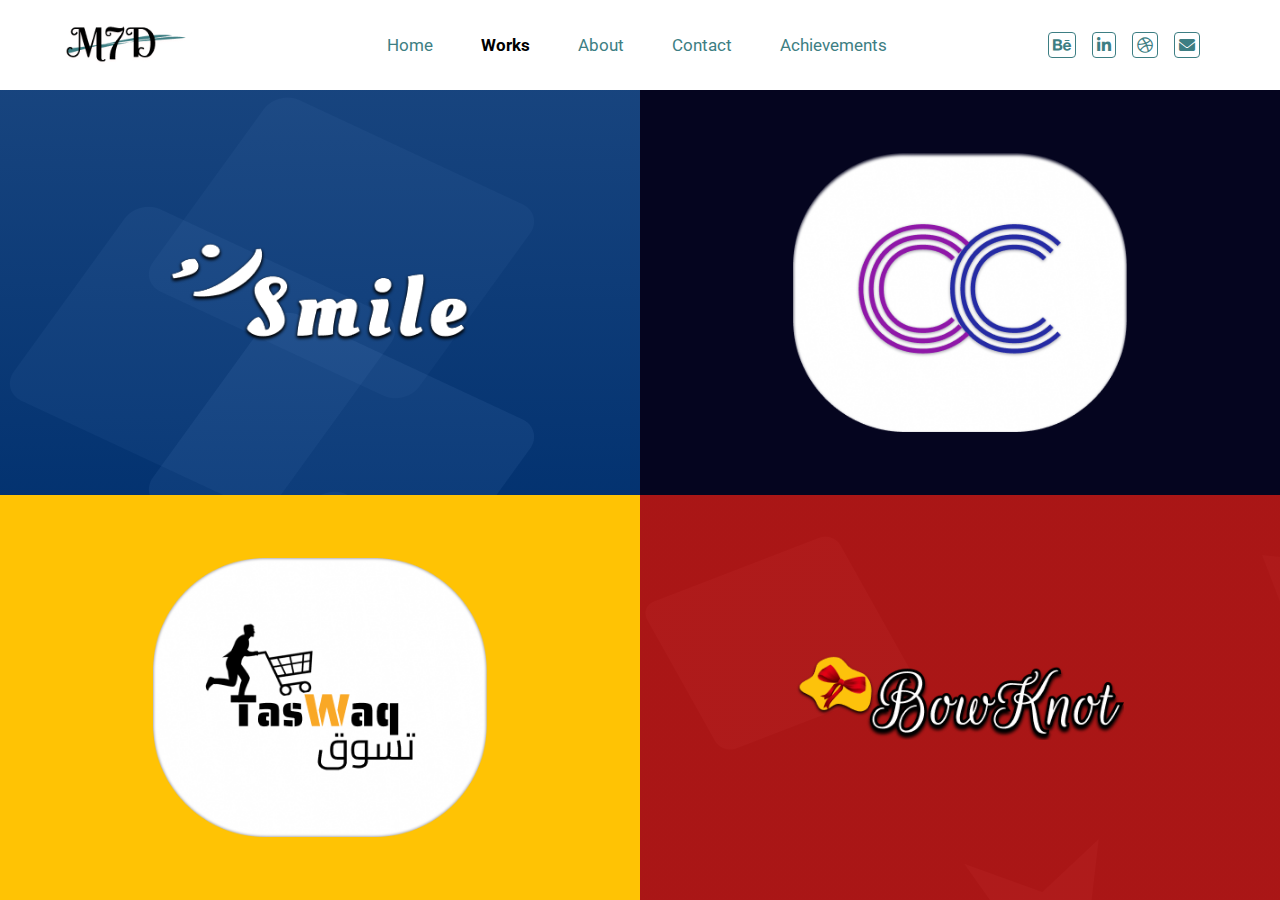
<file: works.html>
<!DOCTYPE html>
<html lang="en">
  <head>
    <meta charset="UTF-8" />
    <meta http-equiv="X-UA-Compatible" content="IE=edge" />
    <meta name="viewport" content="width=device-width, initial-scale=1.0" />
    <title>M7D-Works</title>
    <!-- FONT AWESOME -->
    <link
      rel="stylesheet"
      href="https://cdnjs.cloudflare.com/ajax/libs/font-awesome/6.0.0/css/all.min.css"
      integrity="sha512-9usAa10IRO0HhonpyAIVpjrylPvoDwiPUiKdWk5t3PyolY1cOd4DSE0Ga+ri4AuTroPR5aQvXU9xC6qOPnzFeg=="
      crossorigin="anonymous"
      referrerpolicy="no-referrer"
    />
    <!-- END OF FONT AWESOME -->

    <!-- MAIN STYLE -->
    <link rel="stylesheet" href="style.css" />
    <!-- END OF MAIN STYLE -->

    <!-- WORKS STYLE -->
    <link rel="stylesheet" href="works.css" />
    <!-- END OF WORKS STYLE -->

    <!-- HEADER STYLE -->
    <link rel="stylesheet" href="header.css" />
    <!-- END OF HEADER STYLE -->

    <!-- MY SCRIPT -->
    <script defer src="app.js"></script>
    <!-- END OF MY SCRIPT -->
  </head>
  <body>
    <div class="no-mobile">
      <p>please open the project from pc</p>
    </div>
    <!-- HEADER -->
    <header>
      <!-- LOGO -->
      <div class="logo">
        <img src="images/logo-dark.png" alt="" />
      </div>
      <!-- END OF LOGO -->

      <!-- NAVBAR -->
      <nav>
        <a href="/index.html" class="nav-link">Home</a>
        <a href="#" class="nav-link active">Works</a>
        <a href="/about.html" class="nav-link">About</a>
        <a href="/contact.html" class="nav-link">Contact</a>
        <a href="/achievements.html" class="nav-link">Achievements</a>
      </nav>
      <!-- END OF NAVBAR -->

      <!-- SOCIAL LINKS -->
      <div class="social-container">
        <a href="https://www.behance.net/UI-UX-D" target="_blank"
          ><i class="fa-brands fa-behance"></i
        ></a>
        <a
          target="_blank"
          href="https://www.linkedin.com/in/manal-omar-26491b232/"
          ><i class="fa-brands fa-linkedin-in"></i
        ></a>
        <a target="_blank" href="https://dribbble.com/Manal7D"
          ><i class="fa-brands fa-dribbble"></i
        ></a>
        <a
          href="https://mail.google.com/mail/u/0/?fs=1&tf=cm&to=manalomardesigner@gmail.com"
          target="_blank"
          ><i class="fa-solid fa-envelope"></i
        ></a>
      </div>
      <!-- END OF SOCIAL LINKS -->
    </header>
    <!-- END OF HEADER -->

    <!-- SECTION TWO -->
    <section class="section-two">
      <a href="smile/smile.html" class="project-link">
        <div class="logo-project">
          <img src="images/l1.png" />
        </div>
        <div class="content-overveiw"></div>
      </a>
      <a href="cool-car/index.html" target="_blank" class="project-link">
        <div class="logo-project">
          <img src="images/cc-logo.png" />
        </div>
        <div class="content-overveiw"></div>
      </a>
      <a href="taswaq/taswaq.html" class="project-link">
        <div class="logo-project">
          <img src="images/t-logo.png" />
        </div>
        <div class="content-overveiw"></div>
      </a>
      <a href="in-progress.html" class="project-link" target="_blank">
        <div class="logo-project">
          <img src="images/l4.png" />
        </div>
        <div class="content-overveiw"></div>
      </a>
    </section>
    <!-- END OF SECTION TWO -->
  </body>
</html>
</file>
<file: style.css>
/* GOOGLE FONT */
@import url("https://fonts.googleapis.com/css2?family=Roboto:wght@100;300;400;500;700;900&family=Simonetta:wght@400;900&family=Spirax&display=swap");
/*/******************** COMMON STYLE /************/
* {
  margin: 0;
  padding: 0;
  box-sizing: border-box;
  outline: none;
  text-decoration: none;
  font-weight: 400;
  border: none;
}

html {
  font-size: 62.5%;
  font-family: "Roboto", sans-serif;
}
/******************** END OF COMMON STYLE *********/

/******************** COLORS ********************/
:root {
  --main: #3d7e83;
}
/******************** END OF COLORS ************/

/******************** HEADER ********************/
header {
  min-height: 10vh;
  background-color: var(--main);
  display: flex;
  justify-content: space-between;
  align-items: center;
}

.logo {
  margin-left: 8rem;

  cursor: default;
}

nav {
  font-size: 2.1rem;
  display: flex;
  justify-content: center;
}

nav .nav-link {
  color: white;
  margin: 0 3rem;
  text-shadow: 0 0.2rem 0.2rem #000;
  transition: all 0.1s;
}

nav .nav-link:hover {
  text-shadow: 0.5rem 0.5rem 0.4rem #000;
  transform: scale(1.1);
}

.social-container {
  height: 4.4rem;
  display: flex;
  justify-content: space-between;
  align-items: center;
  margin-right: 8rem;
}

.social-container i {
  color: black;
  font-size: 2rem;
  border: #000 solid 0.1rem;
  border-radius: 0.5rem;
  padding: 0.5rem;
  margin-right: 2rem;
  cursor: pointer;
  transition: all 0.2s;
}

.social-container i:hover {
  color: white;
  background-color: #000;
}

header .active {
  color: #000;
  text-shadow: none;
  font-weight: bold;
}

header .active:hover {
  text-shadow: none;
  transform: scale(1) translateY(-0.3rem);
}
/******************** END OF HEADER ********************/

/******************** SECTION ONE ********************/
.section-one {
  min-height: 80vh;
  display: flex;
  margin-top: 10vh;
}

.section-one .tablet-v {
  display: none;
}

.left-side {
  width: 50vw;
  height: 70%;
  display: flex;
  flex-direction: column;
  margin-left: 8rem;
  margin-top: 5rem;
  justify-content: space-evenly;
}

.left-side h1 {
  font-family: "Simonetta", cursive;
  font-weight: 900;
  font-size: 5rem;
}

.left-side h2,
h3 {
  font-weight: 600;
  font-size: 3.9rem;
}

.left-side h3 {
  font-family: "Simonetta", cursive;
  text-shadow: 0 0.2rem 0.3rem #3d7e83;
  margin-bottom: 3rem;
  margin-top: 0.5rem;
}

.bio {
  margin-bottom: 3rem;
}

.bio span {
  font-weight: 700;
  cursor: pointer;
  color: #3d7e83;
  transition: all 0.2s ease;
}

.bio span:hover {
  color: #2a5a5e;
}

.left-side p {
  font-size: 2.4rem;
}

.more-about {
  background-color: #3d7e83;
  width: 60%;
  height: 6.2rem;
  color: white;
  font-size: 2rem;
  border-radius: 0.6rem;
  cursor: pointer;
  position: relative;
  transition: all 0.2s;
}

.more-about:hover {
  background-color: #2e5d61;
}

.right-side {
  width: 50vw;
  height: 100%;
  display: flex;
  justify-content: center;
  align-items: center;
}

.right-side img {
  margin-bottom: 20rem;
}
/******************** END OF SECTION ONE ************/

/* RESPONSIVE */

.no-mobile {
  display: none;
}

@media (max-width: 1300px) {
  html {
    font-size: 55%;
  }
}

@media (max-width: 1080px) {
  html {
    font-size: 50%;
  }
}

@media (max-width: 1030px) {
  html {
    font-size: 45%;
  }
  .section-one {
    flex-direction: column;
    align-items: center;
    justify-content: center;
  }

  .section-one .bio,
  .section-one button {
    display: none;
  }

  .section-one .tablet-v,
  .section-one .tablet-v button {
    display: block;
    margin-top: 3rem;
    width: 70%;
    font-size: 2.5rem;
  }

  .section-one .tablet-v {
    display: flex;
    justify-content: center;
    align-items: center;
  }

  .social-container {
    margin-right: 0;
  }

  .section-one h1,
  .section-one h2,
  .section-one h3,
  .section-one p {
    text-align: center;
    margin-top: 1rem;
  }

  .section-one {
    margin-top: 0;
  }

  .right-side img {
    margin: 0;
    padding: 0;
    width: 60rem;
    object-fit: cover;
  }

  .logo {
    margin-left: 1.2rem;
  }
  .logo img {
    width: 15rem;
    object-fit: cover;
  }
}

@media (max-width: 810px) {
  html {
    font-size: 40%;
  }

  .logo {
    display: none;
  }
}

@media (max-width: 730px) {
  html {
    overflow-y: hidden;
  }
  .no-mobile {
    width: 100%;
    height: 100vh;
    position: absolute;
    background-color: #000;
    color: white;
    font-size: 4rem;
    padding: 5rem;
    display: flex;
    justify-content: center;
    align-items: center;
    z-index: 5;
  }
  header,
  section {
    display: none;
  }
}

/* @media (max-width: 660px) {
  .left-side {
    width: 100%;
    padding: 0;
    margin-right: 0;
    margin-left: 0;
  }
  header {
    display: none;
  }

  .phone-menu {
    display: inline-block;
    font-size: 5rem;
    margin-top: 2rem;
    margin-left: 2rem;
    cursor: pointer;
  }

  .phone-close-style {
    display: inline-block;
    font-size: 5rem;
    margin-top: 2rem;
    margin-left: 2rem;
    cursor: pointer;
    margin-bottom: 3rem;
  }
} */

@media (max-width: 1600px) {
  header .logo img {
    width: 80%;
  }
}

.disclaimer {
  display: none;
}

@media (max-width: 1700px) {
  html {
    font-size: 50%;
  }
}
</file>
<file: cool-car/style.css>
/*** GOOGLE FONT ***/
@import url("https://fonts.googleapis.com/css2?family=Roboto:wght@100;300;400;500;700;900&family=Yeseva+One&family=Zen+Tokyo+Zoo&display=swap");

/*** Default Style ***/
* {
  padding: 0;
  margin: 0;
  box-sizing: border-box;
  text-decoration: none;
}

body {
  background-color: #05051f;
  font-family: "Roboto", sans-serif;
  overflow-x: hidden;
}

/*** Heading @ NavBar ***/
header {
  padding-left: 4em;

  width: 70%;
  display: flex;
  justify-content: space-between;
  align-items: center;
  color: white;
  padding-top: 2em;
}

.logo {
  position: relative;
}

.logo .logo-left-part,
.logo .logo-right-part {
  font-family: "Zen Tokyo Zoo", cursive;
  font-size: 3.7em;
}

.logo-left-part {
  color: #8f17a8;
}

.logo-right-part {
  color: #252ba4;
  position: absolute;
  left: 0.53em;
}

nav {
  width: 55%;
  display: flex;
  justify-content: space-between;
}

nav a {
  font-size: 1.3em;
  color: white;
  user-select: none;
}

/*** SECTION ONE ***/
.section-one {
  width: 100vw;
  overflow-x: hidden;
  padding-left: 4em;
  min-height: calc(100vh - 103px);
  color: white;
  padding-top: 15em;
}

.section-one h1 {
  font-size: 6.5em;
  font-weight: normal;
  font-family: "Zen Tokyo Zoo", cursive;
  margin-bottom: 0.4em;
}

.section-one h1::first-letter {
  color: #252ba4;
}

.section-one h1 span {
  color: #8f17a8;
}

.section-one p {
  font-family: "Yeseva One", cursive;
  width: 25em;
  line-height: 1.5em;
  letter-spacing: 0.1em;
  margin-bottom: 3em;
  font-size: 1.2em;
}

.section-one button {
  color: #05051f;
  padding: 0.6em 6em;
  font-size: 1.3em;
  font-family: "Yeseva One", cursive;
  border: 4px solid transparent;
  border-image: linear-gradient(
    rgba(184, 106, 200, 1),
    rgba(184, 106, 200, 0.85),
    rgba(208, 157, 219, 0.77),
    rgba(229, 199, 235, 0.69),
    rgba(49, 56, 185, 1),
    rgba(58, 65, 205, 1),
    rgba(79, 84, 183, 1)
  );
  border-image-slice: 1;
  cursor: pointer;
}

.section-one .bg-absolute-1,
.section-one .bg-absolute-2 {
  position: absolute;
  z-index: -1;
}

.section-one .bg-absolute-1 {
  top: -70px;
  right: -530px;
  animation: rotate 40s infinite;
  transform-origin: center;
}

.section-one .bg-absolute-2 {
  top: 4em;
  right: -8em;
  animation: move 2s infinite;
}

/*** SECTION TWO ***/
.section-two {
  margin-top: 10em;
  width: 100%;
  text-align: center;
  min-height: 100vh;
}

.section-two {
  font-size: 2em;
  font-family: "Yeseva One", cursive;
  font-weight: normal;
  color: white;
}

.section-two h2 {
  margin-bottom: 10px;
}

.section-two::first-letter {
  color: #dd43fd;
  font-family: "Zen Tokyo Zoo", cursive;
  font-weight: normal;
}

.serv-container {
  display: flex;
  width: 100%;
  flex-wrap: wrap;
  margin-bottom: 30px;
}

.right-serv {
  display: flex;
  width: 50%;
  flex-direction: column;
  position: relative;
  align-items: flex-start;
  text-align: left;
}

.right-serv-bg-blur {
  width: 104%;
  height: 6em;
  background-color: #ff39c8;
  filter: blur(11px);
  margin-top: 3em;
  position: absolute;
  transform: skew(30deg);
  left: -2em;
}

.right-serv-bg-black {
  background: rgba(0, 0, 0, 0.51);
  position: absolute;
  width: 104%;
  height: 6em;
  margin-top: 3em;
  transform: skew(30deg);
  left: -2em;
}

.section-two h3 {
  font-family: "Yeseva One";
  font-style: normal;
  font-weight: 400;
  font-size: 27px;
  line-height: 134%;
  margin-top: 130px;
  margin-left: 50px;
  z-index: 1;
  letter-spacing: 2px;
  text-shadow: 0px 0.854941px 3.41976px rgba(0, 0, 0, 0.79);
}

.section-two p {
  font-family: "Roboto";
  font-style: normal;
  font-weight: 400;
  font-size: 19px;
  line-height: 134%;
  margin-left: 50px;
  margin-top: 20px;
  z-index: 1;
  letter-spacing: 2px;
  width: 60%;
}

.left-serv {
  display: flex;
  width: 50%;
  flex-direction: column;
  position: relative;
  align-items: flex-start;
  text-align: left;
}

.left-serv-bg-blur {
  width: 104%;
  height: 6em;
  background: #212bf8;
  filter: blur(11px);
  margin-top: 3em;
  position: absolute;
  transform: skew(30deg);
  right: -2em;
}

.left-serv-bg-black {
  background: rgba(0, 0, 0, 0.51);
  position: absolute;
  width: 104%;
  height: 6em;
  margin-top: 3em;
  transform: skew(30deg);
  right: -2em;
}

.left-serv h3,
.left-serv p {
  margin-left: 150px;
}

.circle-img {
  position: absolute;
  top: 60%;
  right: 40px;
  z-index: 1;
}

/*** SECTION THREE ***/
.section-three {
  margin-top: 7em;
  font-size: 2em;
  font-family: "Yeseva One", cursive;
  font-weight: normal;
  color: white;
  text-align: center;
  position: relative;
  height: auto;
}

.section-three h2 {
  margin-bottom: 2em;
  z-index: 2;
  position: relative;
  text-shadow: 0px 2px 4px rgba(0, 0, 0, 0.91);
  letter-spacing: 0.03em;
}

.section-three h2::first-letter {
  color: #dd43fd;
  font-family: "Zen Tokyo Zoo", cursive;
  font-weight: normal;
}

.blur-bg-three {
  background: linear-gradient(
    270deg,
    #8f17a8 0%,
    #3a41cd 13.29%,
    rgba(184, 106, 200, 0.854167) 23.24%,
    #3a41cd 29.68%,
    rgba(151, 138, 221, 0.832332) 39.77%,
    rgba(229, 199, 235, 0.692708) 49.02%,
    #05051f 53.41%,
    rgba(5, 5, 31, 0) 68.61%,
    rgba(5, 5, 31, 0) 100%
  );
  filter: blur(235px);
  position: absolute;
  width: 2727px;
  height: 452px;
  top: 250px;
  left: -60%;
}

.package-column-container {
  display: flex;
  justify-content: space-evenly;
}

.package-container {
  background-color: white;
  width: 400px;
  box-shadow: 0px 4px 4px 1px rgba(0, 0, 0, 0.25);
  border-radius: 10px;
  font-family: "Roboto";
  font-style: normal;
  font-weight: 500;
  font-size: 26px;
  line-height: 134%;
  letter-spacing: 0.03em;
  color: #05051f;
  text-align: left;
  padding: 40px;
  z-index: 2;
  transition: all 0.3s;
}

.package-container:hover {
  background-color: #05051f27;
  color: white;
}

.package-container h4 {
  font-size: 0.9em;
  margin-bottom: 20px;
}

.package-container p {
  font-size: 17px;
  margin-top: 10px;
}

.package-container span:first-of-type {
  font-size: 25px;
  margin-right: 6px;
}

.package-row-container {
  margin-bottom: 2em;
}

.package-row-container p {
  display: flex;
  justify-content: space-around;
}

.package-container span {
  margin-right: 8px;
}

.package-row-container span:nth-child(2) {
  width: 80%;
  font-weight: normal;
}
.package-container span .dollar {
  color: #128400;
  margin-left: 15px;
  font-size: 17px;
}

/*** SECTION FOUR ***/
.section-four {
  width: 100%;
  margin-top: 10em;
  background-image: url("images/carBG.png");
  background-size: cover;
  height: auto;
  font-family: "Yeseva One", cursive;
  font-weight: normal;
  text-align: center;
  font-size: 2em;
}

.section-four h2 {
  color: white;
  padding: 2em;
  text-shadow: 0px 2px 4px rgba(0, 0, 0, 0.91);
  letter-spacing: 0.03em;
}

.section-four h2::first-letter {
  color: #dd43fd;
  font-family: "Zen Tokyo Zoo", cursive;
  font-weight: normal;
}

.section-four .cards {
  display: flex;
  justify-content: center;
}

.car-card-container {
  width: 421.54px;
  height: 502.28px;
  background: rgb(255, 255, 255);
  background: linear-gradient(
    111deg,
    rgba(255, 255, 255, 1) 0%,
    rgba(237, 237, 237, 1) 100%
  );
  position: relative;
  margin-left: 20px;
  margin-right: 20px;
  border-radius: 5px;
  box-shadow: 5px 5px 20px rgba(0, 0, 0, 0.445);
}

.bg-card-black {
  width: 421.54px;
  height: 323.66px;
  position: absolute;
  background-color: #1c1c1cd2;
  display: flex;
  justify-content: center;
  align-items: center;
  transform: scale(0);
  visibility: hidden;
  transition: all 0.2s;
}

.car-card-detail {
  color: #dedede;
  font-size: 20px;
  line-height: 134%;
  letter-spacing: 0.03em;
  padding: 1em;
  transform: scale(0);
  visibility: hidden;
}

.car-card-detail::first-letter {
  color: #dd43fd;
  font-size: 30px;
  font-family: "Zen Tokyo Zoo";
}

.car-card-container img {
  width: 421.54px;
  height: 323.66px;
  border-radius: 5px 5px 0 0;
  object-fit: cover;
  transition: all 0.4s;
}

.car-card-container:hover.car-card-container .bg-card-black {
  transform: scale(1);
  visibility: visible;
}

.car-card-container:hover.car-card-container .car-card-detail {
  transform: scale(1);
  visibility: visible;
  transition: all 0.3s 0.3s;
}

/* .car-card-container:hover.car-card-container .product-price {
  transform: scale(1.4);
  text-shadow: 1px 1px 2px rgba(0, 0, 0, 0.644);
} */

.car-card-container h4,
.car-card-container .product-price,
.all-products {
  font-family: "Roboto";
  font-style: normal;
  font-weight: 700;
  font-size: 26px;
  line-height: 134%;
  letter-spacing: 0.03em;
}

.car-card-container h4 {
  font-weight: bold;
  font-size: 29px;
  text-transform: uppercase;
  padding: 0.5em;
  margin-top: 0.5em;
  background-color: #dedede3b;
}

.car-card-container .product-price::first-letter {
  color: #128400;
}

.car-card-container p {
  margin-top: 1em;
  transition: all 0.3s;
}

.all-products {
  margin-top: 4.1em;
  margin-bottom: 3rem;
  padding: 0.5em 2em;
  background-color: white;
  border: none;
  cursor: pointer;
  width: 421.54px;
  border-radius: 5px;
}

.all-products:hover {
  background-color: rgba(255, 255, 255, 0.932);
}

/*** SECTION FIVE ***/
.section-five {
  margin-top: 3em;
  width: 100%;
  height: auto;
  font-family: "Roboto";
  font-weight: normal;
  text-align: center;
  font-size: 2em;
  color: white;
  position: relative;
}

.bg-img-five {
  position: absolute;
  top: -3em;
  left: 0;
  z-index: -1;
}

.section-five h2 {
  font-family: "Yeseva One", cursive;
  color: white;
  padding: 2.5em;
  text-shadow: 0px 2px 4px rgba(0, 0, 0, 0.91);
  letter-spacing: 0.03em;
}

.section-five h2::first-letter {
  color: #dd43fd;
  font-family: "Zen Tokyo Zoo", cursive;
  font-weight: normal;
}

.section-five p {
  padding: 1em 13em;
  font-size: 22px;
}

.section-five p:nth-child(4) {
  padding: 1em 20em;
}

.section-five p:nth-child(5) {
  padding: 3em 25em;
}

/*** SECTION SIX ***/

.section-six {
  margin-top: 2em;
  width: 100%;
  min-height: 100vh;
  font-family: "Roboto";
  font-weight: normal;
  text-align: center;
  font-size: 2em;
  color: white;
  position: relative;
}

.section-six h2 {
  font-family: "Yeseva One", cursive;
  color: white;
  padding: 2.5em;
  text-shadow: 0px 2px 4px rgba(0, 0, 0, 0.91);
  letter-spacing: 0.03em;
}

.section-six h2::first-letter {
  color: #dd43fd;
  font-family: "Zen Tokyo Zoo", cursive;
  font-weight: normal;
}

.coma {
  color: #dd43fd;
  font-weight: normal;
}

.image-container {
  position: relative;
  margin-top: 80px;
}

.section-six img {
  position: absolute;
  width: 230px;
  height: 230px;
  object-fit: cover;
  border-radius: 50%;
}

.image-container .user-one-container .circle1,
.image-container .user-one-container .circle2 {
  position: absolute;
  border-radius: 50%;
  width: 230px;
  height: 230px;
  background: linear-gradient(180deg, #ff39c8 0%, #294fff 100%);
  filter: blur(20px);
  right: 44%;
  top: 30px;
}

.image-container .user-one-container .circle2 {
  filter: blur(40px);
}

.image-container .user-one-container p {
  font-size: 17px;
  width: 700px;
  height: 93px;
  text-align: left;
  position: absolute;
  right: 30.5%;
  top: 370px;
  font-weight: 500;
  line-height: 141.5%;
  letter-spacing: 0.09em;
}

.section-six .user1 {
  right: 44%;
  top: 30px;
}

.image-container .user-two-container .circle1,
.image-container .user-two-container .circle2 {
  position: absolute;
  border-radius: 50%;
  width: 150px;
  height: 150px;
  background: linear-gradient(180deg, #ff39c8 0%, #294fff 100%);
  filter: blur(20px);
  right: -70px;
  top: 200px;
}

.image-container .user-two-container p {
  font-size: 13px;
  width: 420px;
  height: 93px;
  text-align: left;
  position: absolute;
  right: -170px;
  top: 420px;
  font-weight: 500;
  line-height: 141.5%;
  letter-spacing: 0.09em;
  filter: blur(4px);
}

.section-six .user2 {
  right: -70px;
  top: 200px;
  width: 150px;
  height: 150px;
  filter: blur(4px);
}

.image-container .user-three-container .circle1,
.image-container .user-three-container .circle2 {
  position: absolute;
  border-radius: 50%;
  width: 150px;
  height: 150px;
  background: linear-gradient(180deg, #ff39c8 0%, #294fff 100%);
  filter: blur(20px);
  left: -70px;
  top: 200px;
}

.image-container .user-three-container p {
  font-size: 13px;
  width: 420px;
  height: 93px;
  text-align: right;
  position: absolute;
  left: -170px;
  top: 420px;
  font-weight: 500;
  line-height: 141.5%;
  letter-spacing: 0.09em;
  filter: blur(4px);
}

.section-six .user3 {
  left: -70px;
  top: 200px;
  width: 150px;
  height: 150px;
  filter: blur(4px);
}

/*** SECTION SEVEN ***/
.section-seven {
  margin-top: 6em;
  width: 100%;
  min-height: 100vh;
  font-family: "Roboto";
  font-weight: normal;
  text-align: center;
  font-size: 2em;
  color: white;
  position: relative;
}

.section-seven h2 {
  font-family: "Yeseva One", cursive;
  color: white;
  padding: 2.5em;
  text-shadow: 0px 2px 4px rgba(0, 0, 0, 0.91);
  letter-spacing: 0.03em;
}

.section-seven h2::first-letter {
  color: #dd43fd;
  font-family: "Zen Tokyo Zoo", cursive;
  font-weight: normal;
}

.contact-container {
  display: flex;
  width: 100%;
  height: 66vh;
  margin-top: 30px;
}

.contact-info {
  width: 50%;
  height: 100px;
  display: flex;
  flex-direction: column;
  justify-content: space-between;
  height: 60vh;
  align-items: flex-start;
  margin-top: 50px;
}

form {
  display: flex;
  flex-direction: column;
  gap: 50px;
  padding-left: 50px;
}

input[type="text"],
input[type="email"] {
  border: none;
  border-bottom: 1px solid #767375;
  outline: none;
  background-color: transparent;
  resize: none;
  font-family: "Roboto";
  font-style: normal;
  width: 534px;
  font-weight: 400;
  font-size: 17px;
  line-height: 134%;
  letter-spacing: 0.03em;
  color: rgba(255, 255, 255, 0.34);
  padding: 10px;
  transition: all 0.3s;
}

input:focus {
  outline: none; /* Removes the border when the input is clicked */
  border-bottom: 1px solid #ff39c8;
}

.checkbox {
  display: flex;
  justify-content: flex-start;
  gap: 40px;
}

label {
  user-select: none;
  font-family: "Roboto";
  font-style: normal;
  font-weight: 500;
  font-size: 22px;
  line-height: 134%;
  letter-spacing: 0.03em;
}

input[type="checkbox"] {
  width: 20px;
  height: 20px;
  margin-top: 5px;
}

.social-container {
  display: flex;
  gap: 30px;
  padding-left: 50px;
  padding-bottom: 20px;
  align-items: center;
}

.social-container p {
  font-family: "Roboto";
  font-style: normal;
  font-weight: normal;
  font-size: 23px;
  line-height: 134%;
  letter-spacing: 0.03em;
  color: #ffffff;
}

.social-container .icons {
  cursor: pointer;
  font-size: 20px;
  background-color: #128400;
  padding: 10px;
  width: 40px;
  border-radius: 50%;
  transition: all 0.2s;
  margin-right: 5px;
}

.social-container .facebook {
  background-color: #4f579c;
}

.social-container .twitter {
  background-color: #4aaae2;
}

.social-container .instagram {
  background: #ff466f;
}

.social-container .icons:hover {
  /* background-color: transparent; */
  background: linear-gradient(#f8f8f810, #f8f8f81e);
  border-radius: 10%;
  transform: scale(1.2);
}

.contact-message {
  width: 50%;
  text-align: left;
  position: relative;
  display: flex;
  flex-direction: column;
  justify-content: space-between;
}

.contact-message p {
  font-family: "Roboto";
  font-style: normal;
  font-weight: 700;
  font-size: 22px;
  line-height: 134%;
  letter-spacing: 0.03em;
  color: #ffffff;
  text-shadow: 0px 3px 4px rgba(0, 0, 0, 0.35);
  padding-left: 40px;
}

.contact-message p::after {
  content: "";
  width: 1px;
  height: 595px;
  background-color: #ffffffb2;
  position: absolute;
  left: 0;
  top: 40px;
}

.contact-message input {
  margin-left: 40px;
  margin-top: 27px;
}

.contact-message button {
  padding: 20px;
  height: 100px;
  font-family: "Roboto";
  font-style: normal;
  font-weight: 700;
  font-size: 28px;
  line-height: 134%;
  letter-spacing: 0.03em;
  color: #05051f;
  background-color: #ff39c8;
  border: none;
  outline: none;
  cursor: pointer;
  transition: all 0.3s;
}

.contact-message button:hover {
  background-color: #f8f8f891;
  /* background: linear-gradient(#f8f8f8a8, #f8f8f891); */
}

@keyframes rotate {
  0% {
    transform: rotate(0deg);
  }
  50% {
    transform: rotate(20deg);
  }
  100% {
    transform: rotate(0deg);
  }
}

/* @keyframes move {
  0% {
    transform: translateX(0) translateY(0);
  }

  50% {
    transform: translateX(10px) translateY(10px);
  }

  75% {
    transform: translateX(50px) translateY(-10px);
  }

  100% {
    transform: translateX(0) translateY(0);
  }
} */

/* @media (max-width: 1600px) {
  .section-five p {
    padding: 1em 10em;
    font-size: 22px;
  }

  .section-five p:nth-child(4) {
    padding: 1em 15em;
  }

  .section-five p:nth-child(5) {
    padding: 3em 20em;
  }
}

@media (max-width: 1400px) {
  .package-container {
    font-size: 19px;
  }
  .section-five p {
    padding: 1em 5em;
    font-size: 22px;
  }

  .section-five p:nth-child(4) {
    padding: 1em 10em;
  }

  .section-five p:nth-child(5) {
    padding: 3em 15em;
  }

  .section-one .bg-absolute-1 {
    width: 90%;
    top: 40px;
    right: -500px;
  }

  .section-one .bg-absolute-2 {
    width: 50%;
    right: -12rem;
    top: 9em;
  }

  header {
    width: 80%;
  }
} */

/* RESPONSIVE */

/*** 1920 ***/
@media (max-width: 1920px) {
  .contact-container {
    height: auto;
  }

  .contact-info {
    margin-top: 149px;
  }
  /* -0.8em */
  .contact-message {
    margin-bottom: 0;
    margin-top: -0.8em;
    padding-top: 4em;
  }

  .section-seven h2 {
    padding-top: 2.5em;
    padding-left: 2.5em;
    padding-right: 2.5em;
    padding-bottom: 0;
  }

  .contact-message p::after {
    height: 590px;
    top: 160px;
  }

  input[type="text"],
  input[type="email"] {
    width: 401px;
  }

  .section-five {
    margin-bottom: 1em;
  }

  .section-five p {
    padding: 1em 5em;
    font-size: 22px;
  }

  .section-five p:nth-child(4) {
    padding: 1em 10em;
  }

  .section-five p:nth-child(5) {
    padding: 3em 15em;
  }
}

/*** 1366 ***/
@media (max-width: 1366px) {
  header {
    width: 80%;
    font-size: 14px;
  }

  .serv-container {
    margin-bottom: 0px;
  }

  .section-one {
    padding-top: 8em;
  }

  .section-one p {
    font-size: 1em;
  }

  .section-one h1 {
    font-size: 6em;
  }

  .section-one .bg-absolute-1 {
    width: 90%;
    top: -74px;
    right: -350px;
  }

  .section-one .bg-absolute-2 {
    width: 50%;
    right: -9rem;
    top: 3em;
  }

  .section-two {
    margin-top: 2em;
  }

  .section-two h3 {
    font-size: 22px;
  }

  .section-two p {
    font-size: 14px;
  }

  .right-serv-bg-blur,
  .right-serv-bg-black,
  .left-serv-bg-blur,
  .left-serv-bg-black {
    height: 5em;
  }

  .section-three {
    margin-top: 10em;
  }

  .blur-bg-three {
    width: 2076px;
  }

  .section-four h2 {
    font-size: 1.5em;
  }

  .car-card-container {
    width: 332.54px;
    height: 462.28px;
  }

  .car-card-container img {
    width: 332.54px;
    height: 286.66px;
  }

  .car-card-container h4 {
    font-size: 22px;
    margin-top: 1.5em;
  }

  .car-card-container .product-price {
    font-size: 26px;
  }

  .bg-card-black {
    width: 332.54px;
    height: 286.66px;
  }

  .car-card-detail {
    font-size: 16px;
  }

  .all-products {
    width: 332.54px;
    font-size: 24px;
  }

  .package-container {
    font-size: 19px;
  }
  .section-five p {
    padding: 1em 5em;
    font-size: 22px;
  }

  .section-five p:nth-child(4) {
    padding: 1em 10em;
  }

  .section-five p:nth-child(5) {
    padding: 3em 15em;
  }

  .image-container .user-one-container .circle1,
  .image-container .user-one-container .circle2,
  .section-six .user1 {
    right: 42%;
  }

  .image-container .user-one-container p {
    font-size: 15px;
    width: 600px;
    right: 27.5%;
    top: 353px;
  }

  .contact-container {
    height: auto;
  }

  .contact-info {
    margin-top: 149px;
  }
  /* -0.8em */
  .contact-message {
    margin-bottom: 0;
    margin-top: -0.8em;
    padding-top: 4em;
  }

  .section-seven h2 {
    padding-top: 2.5em;
    padding-left: 2.5em;
    padding-right: 2.5em;
    padding-bottom: 0;
  }

  .contact-message p::after {
    height: 496px;
    top: 138px;
  }

  input[type="text"],
  input[type="email"] {
    width: 401px;
  }
}

/*** 1536 ***/
@media (max-width: 1536px) {
  .section-one .bg-absolute-1 {
    width: 90%;
    top: -74px;
    right: -350px;
  }

  .section-one .bg-absolute-2 {
    width: 50%;
    right: -9rem;
    top: 3em;
  }

  .section-one {
    padding-top: 8em;
  }

  .section-one p {
    font-size: 1em;
  }

  .section-one h1 {
    font-size: 6em;
  }

  .section-two h3 {
    font-size: 22px;
  }

  .section-two p {
    font-size: 14px;
  }

  .right-serv-bg-blur,
  .right-serv-bg-black,
  .left-serv-bg-blur,
  .left-serv-bg-black {
    height: 5em;
  }

  .section-four {
    margin-top: 6em;
  }

  .section-four h2 {
    font-size: 1.5em;
  }

  .car-card-container {
    width: 332.54px;
    height: 462.28px;
  }

  .car-card-container img {
    width: 332.54px;
    height: 286.66px;
  }

  .car-card-container h4 {
    font-size: 22px;
    margin-top: 1.5em;
  }

  .car-card-container .product-price {
    font-size: 26px;
  }

  .bg-card-black {
    width: 332.54px;
    height: 286.66px;
  }

  .car-card-detail {
    font-size: 16px;
  }

  .all-products {
    width: 332.54px;
    font-size: 24px;
  }

  .package-container {
    font-size: 19px;
  }
  .section-five p {
    padding: 1em 5em;
    font-size: 22px;
  }

  .section-five p:nth-child(4) {
    padding: 1em 10em;
  }

  .section-five p:nth-child(5) {
    padding: 3em 15em;
  }

  .section-five {
    margin-bottom: 1em;
  }

  .section-six {
    margin-top: 4em;
  }

  .image-container .user-one-container .circle1,
  .image-container .user-one-container .circle2,
  .section-six .user1 {
    right: 42%;
  }

  .image-container .user-one-container p {
    font-size: 15px;
    width: 600px;
    right: 27.5%;
    top: 353px;
  }

  .contact-container {
    height: auto;
  }

  .contact-info {
    margin-top: 149px;
  }
  /* -0.8em */
  .contact-message {
    margin-bottom: 0;
    margin-top: -0.8em;
    padding-top: 4em;
  }

  .section-seven h2 {
    padding-top: 2.5em;
    padding-left: 2.5em;
    padding-right: 2.5em;
    padding-bottom: 0;
  }

  .contact-message p::after {
    height: 496px;
    top: 138px;
  }

  input[type="text"],
  input[type="email"] {
    width: 401px;
  }
}

/*** 1280 ***/
@media (max-width: 1280px) {
  .section-three {
    margin-top: 4em;
  }

  .serv-container {
    margin-bottom: 0px;
  }

  .package-container {
    width: 350px;
    padding: 30px 20px;
  }

  .package-container p {
    font-size: 15px;
  }

  .section-five p {
    padding: 1em 3em;
    font-size: 19px;
  }

  .section-five p:nth-child(4) {
    padding: 1em 5em;
  }

  .section-five p:nth-child(5) {
    padding: 3em 10em;
  }

  .section-five h2 {
    padding-top: 1em;
    padding-bottom: 1em;
  }

  .section-six {
    margin-top: 1em;
  }

  .section-six h2 {
    padding-bottom: 1em;
  }

  .section-six img {
    width: 200px;
    height: 200px;
  }

  .image-container .user-one-container .circle1,
  .image-container .user-one-container .circle2 {
    width: 200px;
    height: 200px;
  }

  .image-container .user-one-container p {
    width: 520px;
    right: 28%;
    top: 315px;
    font-size: 13px;
  }

  .section-seven h2 {
    padding-top: 0;
  }

  .section-seven {
    margin-top: 4em;
  }
}

.disclaimer {
  display: none;
}
</file>
<file: header.css>
/******************** HEADER ********************/

header {
  background-color: white;
  box-shadow: 0.2rem 0.2rem 0.2rem #3d7e83;
}

nav .nav-link {
  color: #3d7e83;
  text-shadow: none;
}

nav .nav-link:hover {
  text-shadow: 0.1rem 0.1rem 0.2rem rgba(0, 0, 0, 0.295);
  transform: scale(1.1);
}

header .active {
  color: #000;
  text-shadow: none;
  font-weight: bold;
}

header .active:hover {
  text-shadow: none;
  transform: scale(1) translateY(-0.3rem);
}

.social-container i {
  color: #3d7e83;
  border: #3d7e83 solid 0.1rem;
  transition: all 0.2s;
}

.social-container i:hover {
  color: white;
  background-color: #3d7e83;
}

/******************** END OF HEADER ********************/
</file>
<file: about.css>
/******************** SECTION THREE ********************/
.section-three {
  display: flex;
  justify-content: space-between;
  position: relative;
  overflow-x: hidden;
}

.circle {
  width: 60rem;
  height: 60rem;
  background-color: rgba(238, 234, 234, 71%);
  border-radius: 50%;
  position: absolute;
  top: -20rem;
  right: -15rem;
  z-index: -1;
}

.left-side {
  padding-top: 10rem;
}

.left-side img {
  width: 40vw;
  height: auto;
}

.right-side {
  display: flex;
  flex-direction: column;
  margin-top: 10rem;
  margin-right: 10rem;
}

.right-side h1 {
  font-size: 3.5rem;
  font-weight: 600;
  font-family: "Simonetta", cursive;
  letter-spacing: 0.1rem;
}

.right-side h2 {
  font-size: 3.5rem;
  font-weight: 600;
  font-family: "Simonetta", cursive;
  letter-spacing: 0.1rem;
  align-self: flex-start;
  margin-top: 4rem;
  margin-bottom: 5rem;
}

.right-side p {
  font-size: 2rem;
  font-family: "Roboto", sans-serif;
  letter-spacing: 0.2rem;
  line-height: 5rem;
}

.right-side p:last-child {
  align-self: flex-start;
  margin-top: 3rem;
}

@media (max-width: 900px) {
  .left-side {
    display: none;
  }

  .section-three {
    justify-content: center;
    align-items: center;
  }

  .right-side {
    align-items: flex-start;
  }

  html {
    font-size: 50%;
  }
}
</file>
<file: achievements.css>
/******************** SECTION THREE ********************/

header {
  position: relative;
  z-index: 10;
}
.section-four {
  overflow-x: hidden;
  display: flex;
  justify-content: space-evenly;
  position: relative;
  height: 90vh;
  width: 100%;
  padding-top: 10rem;
  flex-wrap: wrap;
}

.circle {
  width: 60rem;
  height: 60rem;
  background-color: rgba(238, 234, 234, 71%);
  border-radius: 50%;
  position: absolute;
  top: -20rem;
  right: -15rem;
  z-index: -1;
}

.image-container {
  position: relative;
}

.section-four img {
  width: 45vw;
  margin-bottom: 10rem;
  position: relative;
  transition: all 0.3s;
}

.image-container h2 {
  font-size: 2rem;
  text-align: center;
  position: absolute;
  z-index: 1;
  top: 50%;
  left: -1rem;
  font-weight: 800;
  font-family: "Roboto", sans-serif;
  color: white;
  width: fit-content;
  opacity: 0;
  letter-spacing: 0.2rem;
  transform: translateY(-7rem) translateX(13rem);
}

/* .image-container h2::before {
  content: "";
  width: 20rem;
  height: 0.2rem;
  width: 0;
  background-color: rgb(0, 0, 0);
  position: absolute;
  z-index: 21;
  top: 7rem;
} */

/* .image-container:hover.image-container::before {
  opacity: 1;
  transition: all 0.8s;
} */

/* .image-container:hover img {
  filter: brightness(50%) blur(5px) drop-shadow(0.2rem 0.2rem 0.1rem #ea4335);

  transition: all 0.5s;
}

.image-container:hover h2 {
  opacity: 1;
  transition: all 1.5s;
} */

/* img:hover {
  filter: drop-shadow(16px 16px 20px rgb(0, 255, 115)) invert(75%);
  transform: scale(1.03);
} */

@media (max-width: 980px) {
  .section-four {
    flex-direction: column;
    flex-wrap: nowrap;
    justify-content: center;
    align-items: center;
    height: auto;
    padding-top: 2rem;
  }

  .image-container img {
    width: 100%;
    height: auto;
    padding: 2rem;
  }

  .image-container img:last-of-type {
    margin-bottom: 0;
  }
}
</file>
<file: contact.css>
/******************** CONTACT ********************/
.contact {
  display: flex;
  width: 100vw;
  height: 90vh;
  padding: 0;
  margin: 0;
  font-family: "Roboto", sans-serif;
  overflow: hidden;
}

.contact h2 {
  font-size: 3rem;
  text-align: center;
  margin-bottom: 1.5rem;
  padding-top: 7rem;
}

.contact p {
  font-size: 2.2rem;
}

.left-side {
  overflow: hidden;
  padding-left: 1rem;
  width: 40%;
  height: 80vh;
  box-shadow: 0.2rem 0.5rem 0.4rem rgba(0, 0, 0, 13%);
  margin-top: 10vh;
  margin-bottom: 0;
  margin-left: 0;
  margin-right: 0;
  background: linear-gradient(
    #dcdcdc,
    #f5eff1,
    #faf7f7,
    rgba(221, 228, 230, 92.2%),
    rgba(185, 218, 222, 85.78%),
    rgba(128, 168, 172, 66.5%),
    rgba(6, 90, 96, 47%),
    rgba(6, 90, 96, 54%),
    rgba(6, 90, 96, 77%)
  );
  border-radius: 0 1rem 1rem 0;
  display: flex;
  justify-content: space-between;
}

.circle-contact {
  position: absolute;
  left: 32vw;
  top: 50vh;
}

.circle-contact img {
  width: 20vw;
}

.contact-wrapper {
  display: flex;
  align-items: center;
}

.gmail-contact {
  margin-bottom: 3rem;
}

.gmail-contact img,
.linked-contact img {
  margin-right: 2.5rem;
  width: 5.5rem;
  height: auto;
  object-fit: contain;
}

.contact-wrapper a {
  color: black;
  transition: all 0.1s;
}

.gmail-contact a:hover {
  color: #ce493b;
  transform: translateY(0.2rem);
}

.linked-contact a:hover {
  color: #308deb;
  transform: translateY(0.2rem);
}

.footer-contact p:first-child {
  font-weight: 500;
  margin-bottom: 2rem;
}

.footer-contact p:last-child {
  width: 75%;
  font-size: 2.2rem;
}

.social-container-footer {
  margin-left: auto;
  margin-right: auto;
  margin-bottom: 2rem;
}

.social-container-footer img {
  margin-right: 2rem;
  width: 6rem;
  object-fit: cover;
  transition: all 0.3s;
}

.social-container-footer img:hover {
  transform: scale(1.2) translateY(-0.7rem);
}

.right-side {
  overflow: hidden;
}

.form-wrapper form {
  width: 50rem;
  height: 60rem;
  box-shadow: 0px 0.962602px 3.85041px 1px rgba(0, 0, 0, 0.2);
  margin-left: 20rem;
  display: flex;
  flex-direction: column;
  justify-content: center;
  align-items: center;
  padding: 5rem;
}

.form-wrapper .mail-input {
  margin-top: 5rem;
  width: 100%;
  height: 6rem;
  background: #ededed;
  padding: 1rem 2rem;
  font-size: 1.7rem;
  box-shadow: inset 0px 1.9252px 2.92039px rgba(0, 0, 0, 0.15);
}

.form-wrapper .message-input {
  width: 100%;
  height: 30rem;
  margin-top: 1.5rem;
  margin-bottom: 3rem;
  background: #ededed;
  padding: 1rem 2rem;
  font-size: 1.7rem;
  resize: none;
  box-shadow: inset 0px 1.9252px 2.92039px rgba(0, 0, 0, 0.15);
}

.form-wrapper .send-form {
  border-radius: 2.5rem;
  width: 13rem;
  height: 5rem;
  font-weight: 500;
  cursor: pointer;
  font-size: 1.8rem;
  color: #ffffff;
  background: #065a60;
  text-shadow: 0px 0.2rem 0.38rem rgba(0, 0, 0, 0.7);
  line-height: 30px;
  box-shadow: 0px 0.2rem 0.38rem rgba(0, 0, 0, 0.3);
  transition: all 0.1s;
}

.form-wrapper .send-form:hover {
  transform: translateY(0.3rem);
  box-shadow: none;
}

@media (max-width: 1700px) {
  html {
    font-size: 50%;
  }
}

@media (max-width: 1350px) {
  html {
    font-size: 45%;
  }
}

@media (max-width: 2560px) {
}

@media (max-width: 1215px) {
  .circle-contact {
    display: none;
  }

  .phone-img {
    display: none;
  }

  .p-contact {
    text-align: center;
    margin-right: 1rem;
  }

  .gmail-contact-img {
    display: none;
  }

  .linked-contact-img {
    display: none;
  }

  .contact-wrapper {
    margin-left: 1rem;
  }

  .footer-contact {
    margin-left: 1rem;
  }

  .social-container-footer img {
    width: 10%;
    text-align: center;
  }
}
</file>
<file: in-progress.css>
html,
main,
div {
  margin: 0;
  padding: 0;
}

html {
  width: 100vw;
  height: 100vh;
  display: flex;
  justify-content: center;
  align-items: center;
}

.text {
  text-align: center;
  margin-bottom: 10vw;
}

.text p {
  margin-top: 5vw;
}

.loader-bar {
  width: 60vw;
  height: 12vw;
  display: grid;
  grid-template-columns: repeat(3, 2vw) repeat(10, 3vw 2vw) repeat(2, 2vw);
  grid-template-rows: repeat(6, 2vw);
}

.block-border {
  background-color: rgb(50, 50, 50);
}

.block-meter {
  background-color: rgb(100, 200, 100);
}

.block-border:nth-of-type(1) {
  grid-row: 1;
  grid-column: 3/-3;
}

.block-border:nth-of-type(2) {
  grid-row: -2;
  grid-column: 3/-3;
}

.block-border:nth-of-type(3) {
  grid-row: 3/5;
  grid-column: 1;
}

.block-border:nth-of-type(4) {
  grid-row: 3/5;
  grid-column: -2;
}

.block-border:nth-of-type(5) {
  grid-row: 2;
  grid-column: 2;
}

.block-border:nth-of-type(6) {
  grid-row: 2;
  grid-column: -3;
}

.block-border:nth-of-type(7) {
  grid-row: 5;
  grid-column: 2;
}

.block-border:nth-of-type(8) {
  grid-row: 5;
  grid-column: -3;
}

.block-meter:nth-of-type(9) {
  grid-row: 3/5;
  grid-column: 4;
}

.block-meter:nth-of-type(10) {
  grid-row: 3/5;
  grid-column: 6;
}

.block-meter:nth-of-type(11) {
  grid-row: 3/5;
  grid-column: 8;
}

.block-meter:nth-of-type(12) {
  grid-row: 3/5;
  grid-column: 10;
}

.block-meter:nth-of-type(13) {
  grid-row: 3/5;
  grid-column: 12;
  opacity: 0;
  animation: blinky1 2s linear forwards;
}

.block-meter:nth-of-type(14) {
  grid-row: 3/5;
  grid-column: 14;
  opacity: 0;
  animation: blinky1 2s 4s linear forwards;
}

.block-meter:nth-of-type(15) {
  grid-row: 3/5;
  grid-column: 16;
  opacity: 0;
  animation: blinky1 2s 8s linear forwards;
}

.block-meter:nth-of-type(16) {
  grid-row: 3/5;
  grid-column: 18;
  opacity: 0;
  animation: blinky2 3s 14s linear infinite;
}

@keyframes blinky1 {
  99% {
    opacity: 0;
  }
  100% {
    opacity: 1;
  }
}

@keyframes blinky2 {
  49% {
    opacity: 0;
  }
  50% {
    opacity: 1;
  }
  90% {
    opacity: 1;
  }
}
</file>
<file: works.css>
/******************** SECTION TWO ********************/
.section-two {
  height: 90vh;
  width: 100vw;
  display: flex;
  flex-wrap: wrap;
  background-color: #000;
}

.project-link {
  display: flex;
  justify-content: center;
  align-items: center;
  overflow: hidden;
}

.project-link img {
  transition: all 0.2s;
}

.logo-project {
  display: flex;
  justify-content: center;
  align-items: center;
  cursor: pointer;
}

.project-link:nth-child(1) {
  width: 50%;
  min-height: 50%;
  background-image: linear-gradient(
      rgba(47, 136, 252, 0.5),
      rgba(6, 91, 202, 0.555)
    ),
    url("images/shapes1.png");
  background-repeat: no-repeat;
}

.project-link:nth-child(2) {
  width: 50%;
  height: 50%;
  background-color: #05051f;
}

.project-link:nth-child(3) {
  width: 50%;
  height: 50%;
  background-color: #ffc304;
}

.project-link:nth-child(4) {
  width: 50%;
  height: 50%;
  background-image: linear-gradient(
      rgba(246, 32, 32, 69%),
      rgba(246, 32, 32, 69%)
    ),
    url("images/shapes4.png");
}

.project-link:hover img {
  transform: scale(1.1) rotate(-10deg);
  object-fit: cover;
}

/* RESPONSIVE */

@media (max-width: 1500px) {
  .project-link:nth-child(1) img,
  .project-link:nth-child(2) img,
  .project-link:nth-child(3) img,
  .project-link:nth-child(4) img {
    width: 90%;
  }
}

@media (max-width: 800px) {
  html {
    overflow-x: hidden;
  }
  .project-link:nth-child(1),
  .project-link:nth-child(2),
  .project-link:nth-child(3),
  .project-link:nth-child(4) {
    width: 100%;
    min-height: 50vh;
  }

  .section-two {
    flex-direction: column;
    flex-wrap: wrap;
    height: auto;
  }
}

@media (max-width: 1600px) {
  .project-link:nth-child(2) img,
  .project-link:nth-child(3) img {
    width: 90%;
  }
}
</file>
